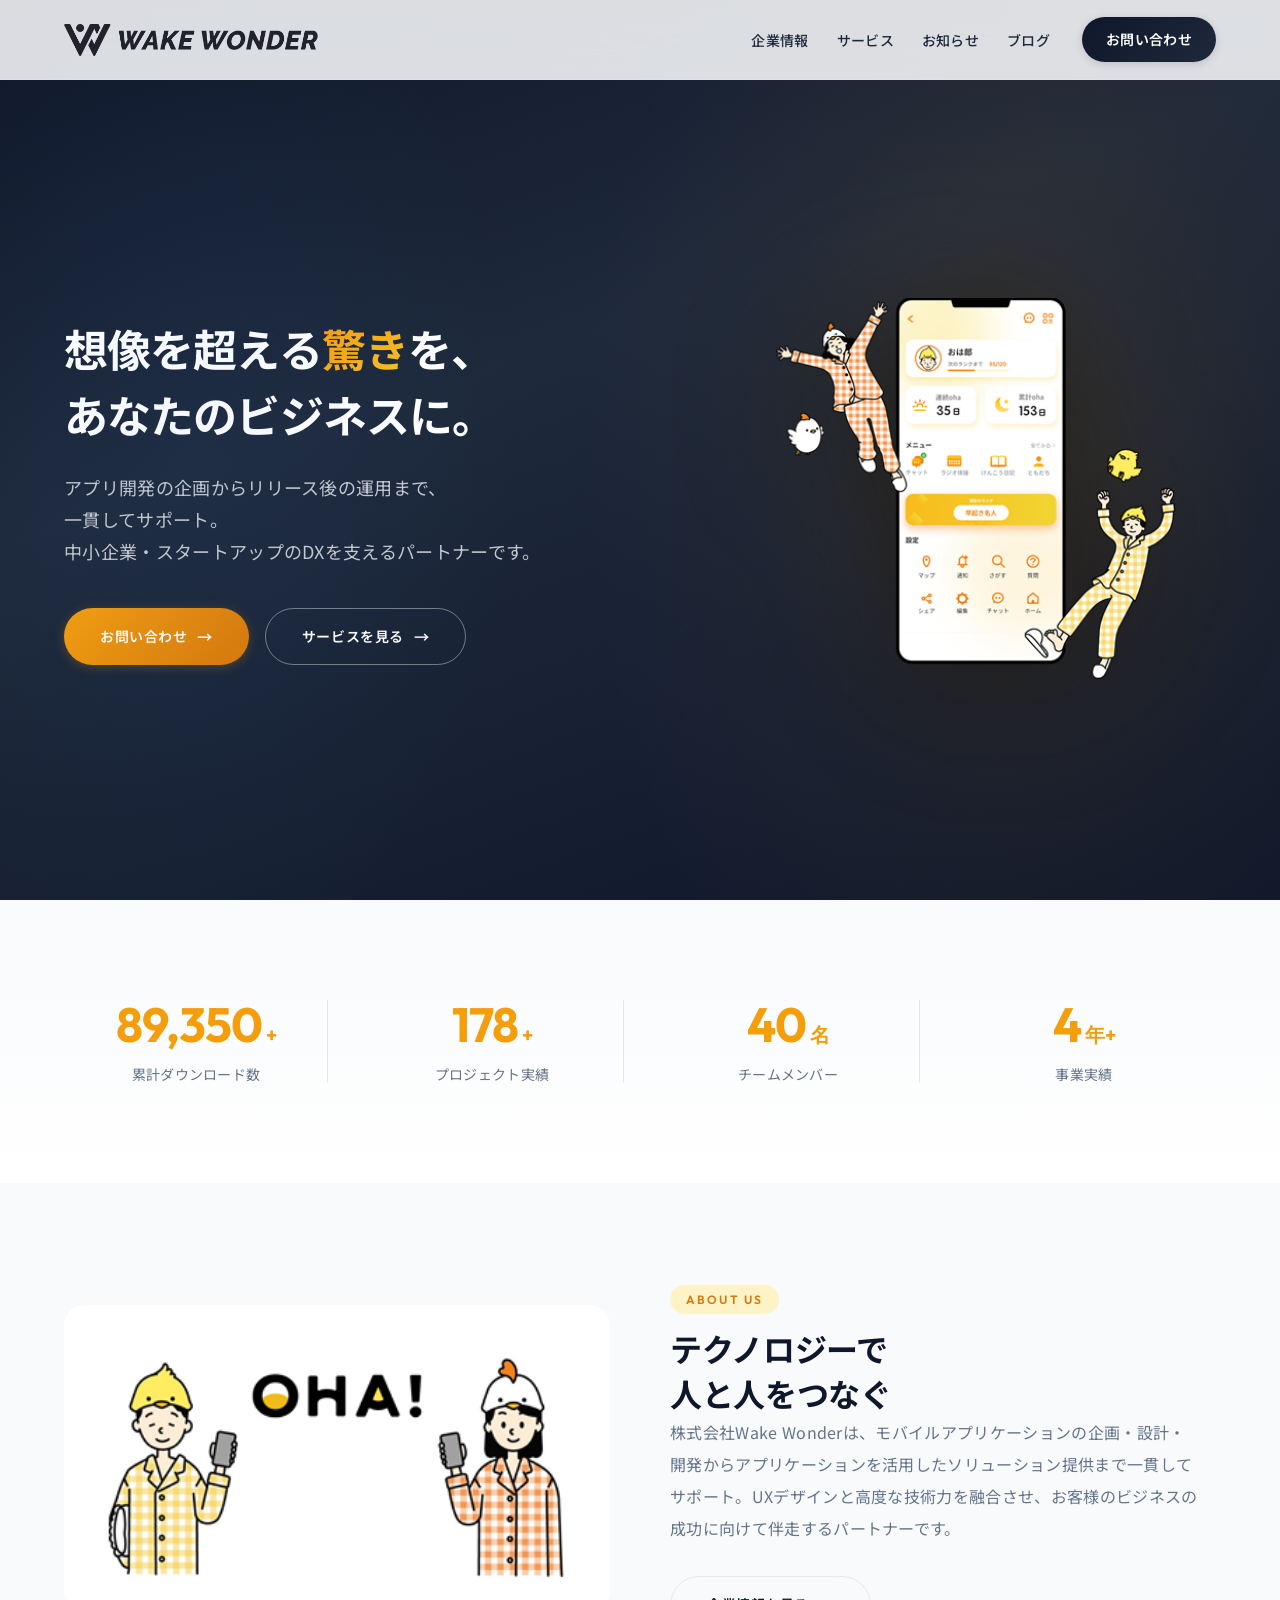
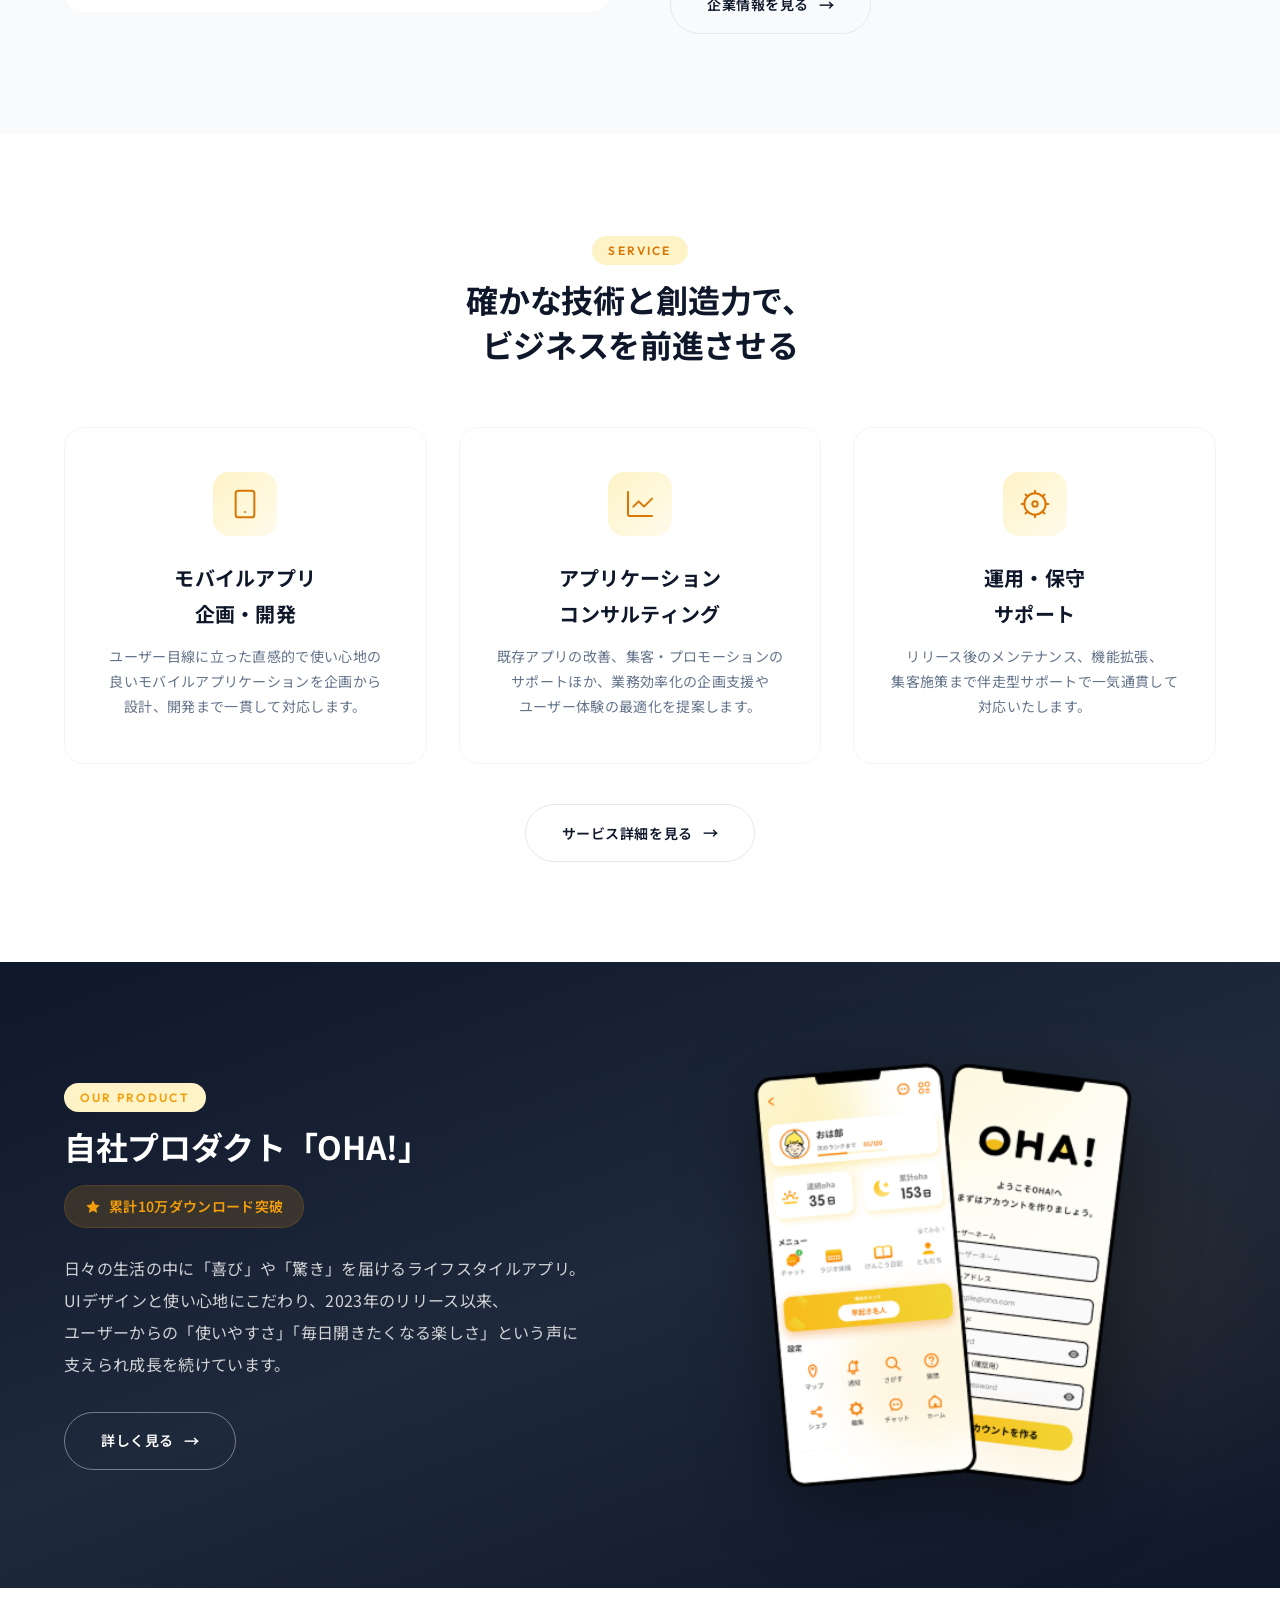
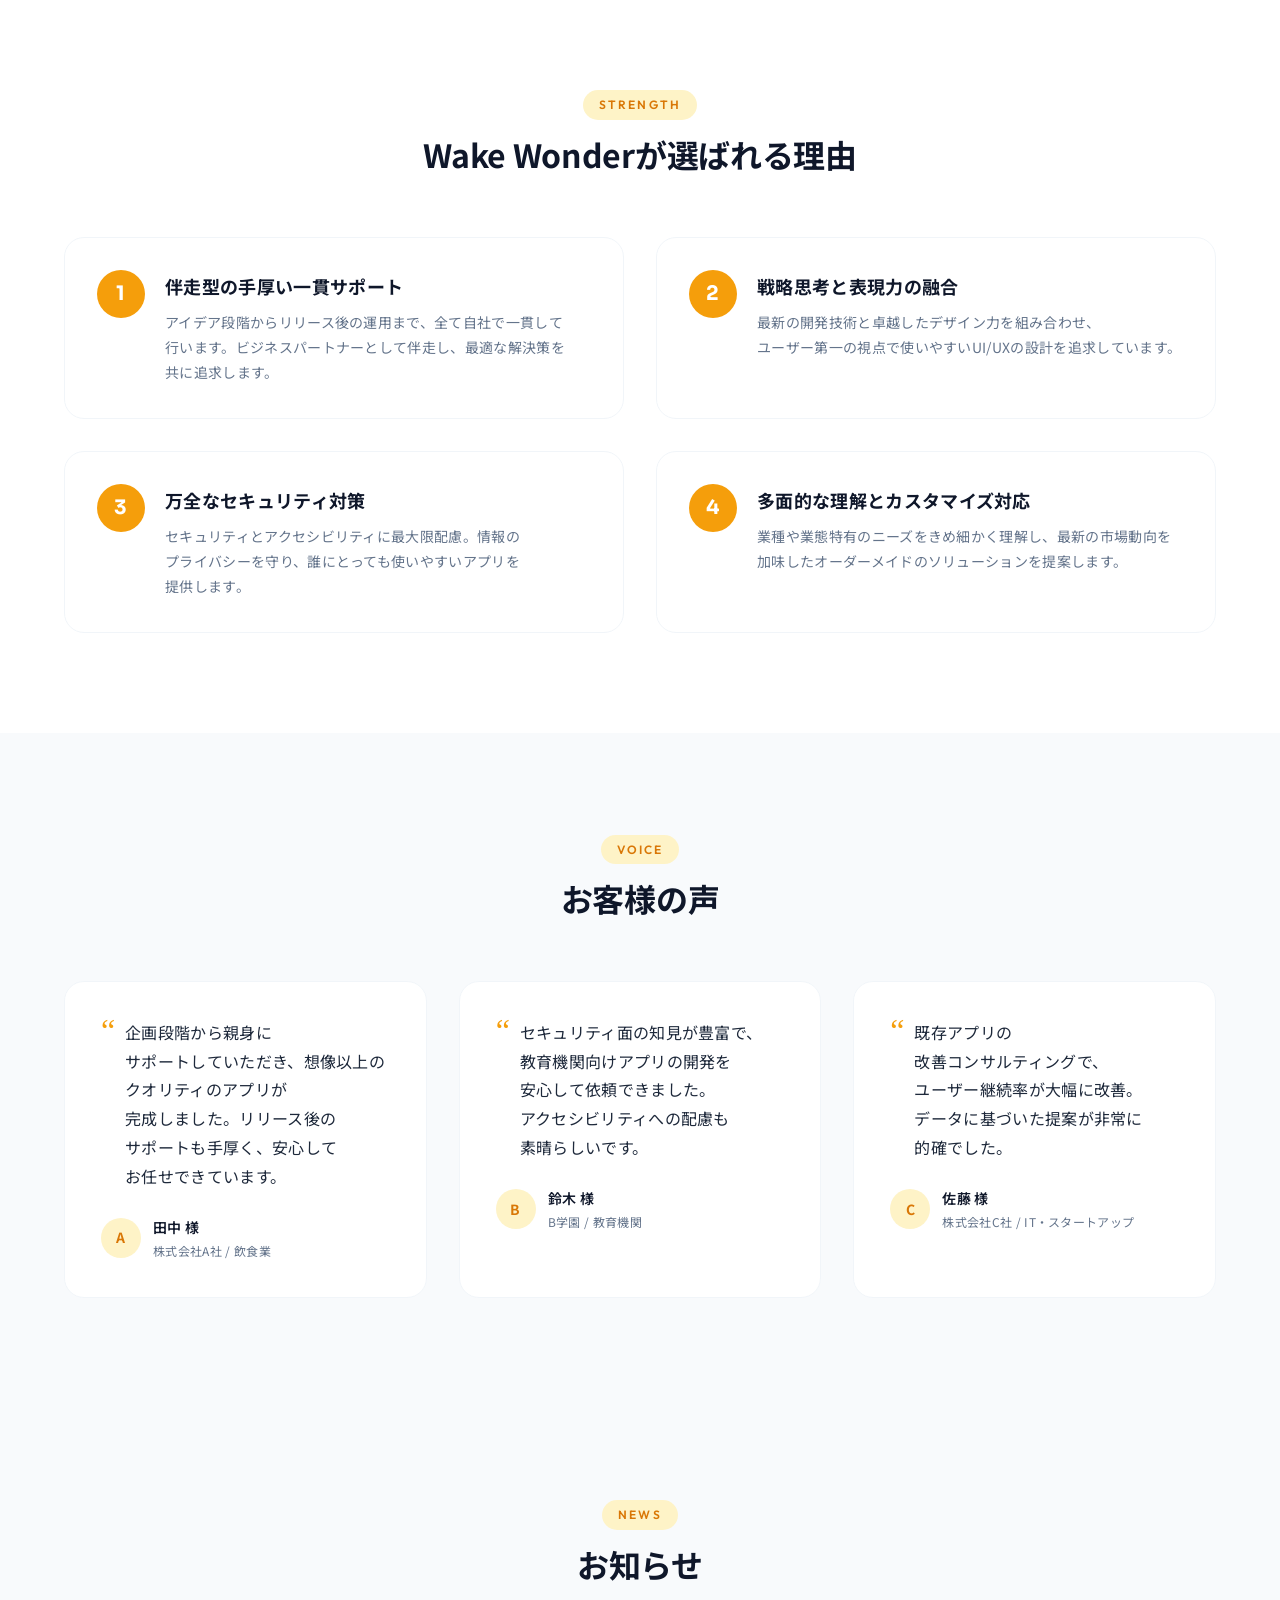
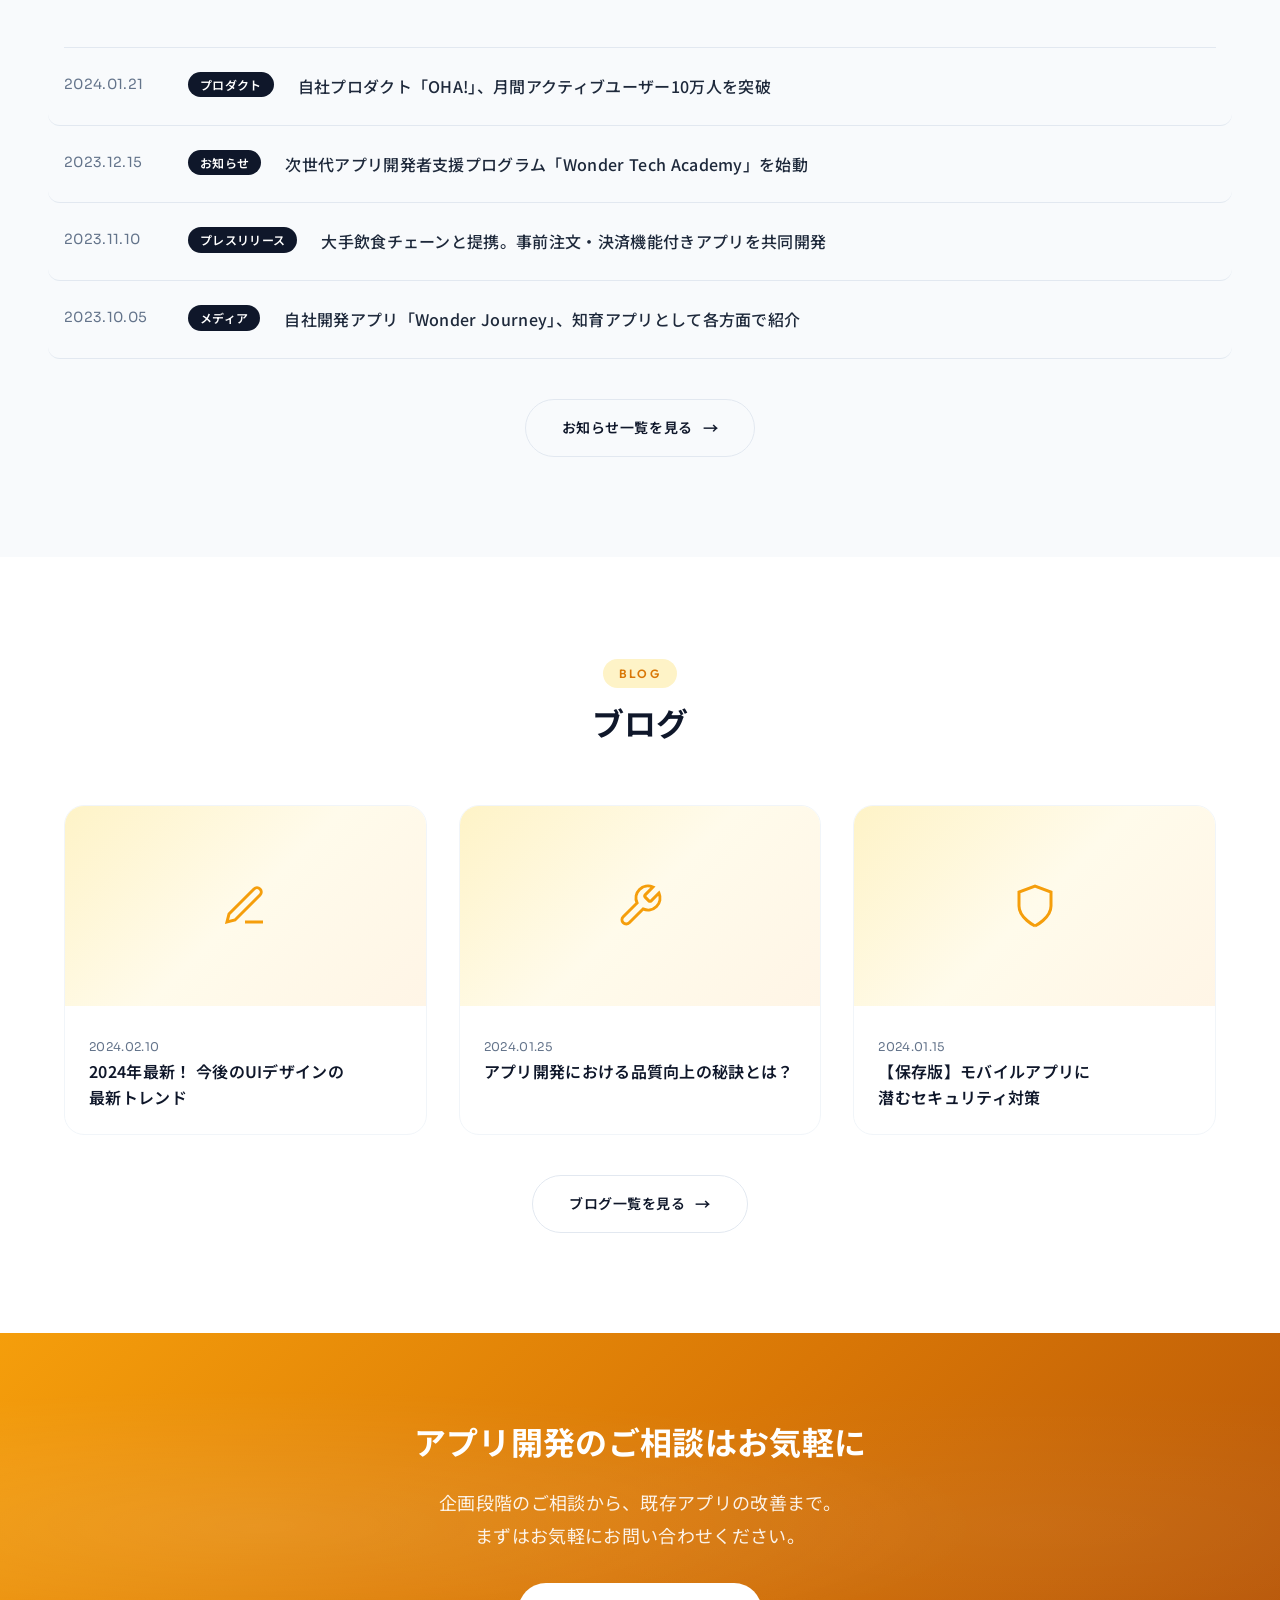
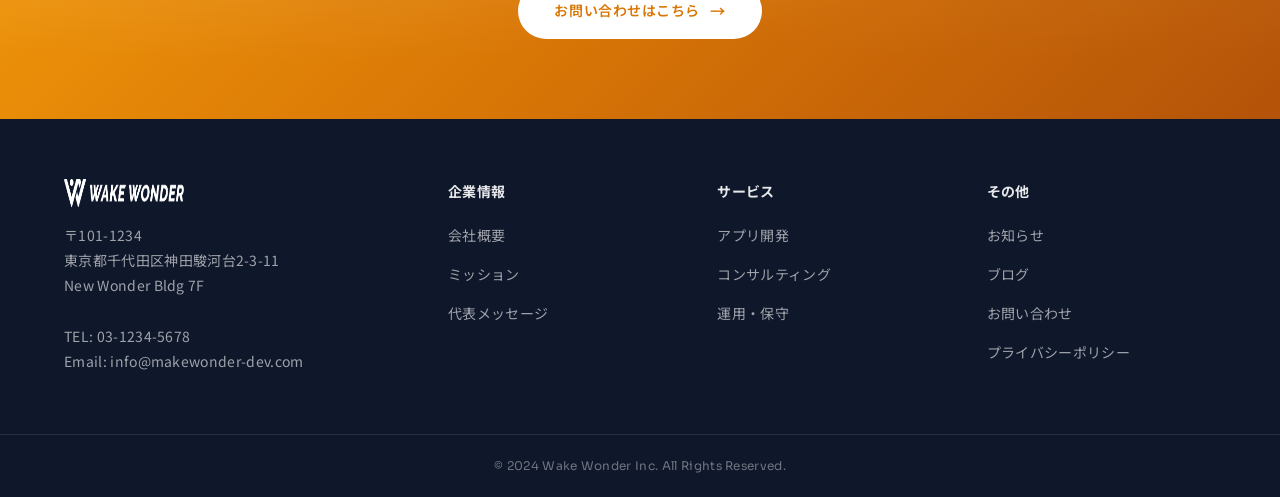
<file: index.html>
<!DOCTYPE html>
<html lang="ja">
<head>
  <meta charset="UTF-8">
  <meta name="viewport" content="width=device-width, initial-scale=1.0">
  <title>株式会社Wake Wonder | モバイルアプリの企画・開発・運用</title>
  <meta name="description" content="株式会社Wake Wonderは、UXデザインと高度な技術力を融合させ、モバイルアプリケーションの企画・開発・運用を一貫して提供します。">
  <link rel="preconnect" href="https://fonts.googleapis.com">
  <link rel="preconnect" href="https://fonts.gstatic.com" crossorigin>
  <link href="https://fonts.googleapis.com/css2?family=Outfit:wght@400;600;700&family=Sora:wght@400;600;700&family=Noto+Sans+JP:wght@400;500;700&display=swap" rel="stylesheet">
  <link rel="stylesheet" href="css/style.css">
  <link rel="icon" href="images/favicon.svg" type="image/svg+xml">
  <meta property="og:title" content="株式会社Wake Wonder | モバイルアプリの企画・開発・運用">
  <meta property="og:description" content="UXデザインと高度な技術力を融合させたモバイルアプリ開発で、ビジネスの成長と人々の暮らしに新しい価値を届けます。">
  <meta property="og:type" content="website">
  <meta property="og:image" content="images/og-image.png">
  <meta name="twitter:card" content="summary_large_image">
  <link rel="canonical" href="https://www.wakewonder.com/">
  <script type="application/ld+json">
  {
    "@context": "https://schema.org",
    "@type": "Organization",
    "name": "株式会社Wake Wonder",
    "url": "https://www.wakewonder.com",
    "logo": "https://www.wakewonder.com/images/logo.png",
    "address": {
      "@type": "PostalAddress",
      "streetAddress": "神田駿河台2-3-11 New Wonder Bldg 7F",
      "addressLocality": "千代田区",
      "addressRegion": "東京都",
      "postalCode": "101-1234",
      "addressCountry": "JP"
    },
    "telephone": "03-1234-5678",
    "email": "info@makewonder-dev.com",
    "foundingDate": "2018-04",
    "numberOfEmployees": "45"
  }
  </script>
</head>
<body>
  <div class="loading" id="loading"><div class="loading-spinner"></div></div>
  <a href="#main-content" class="skip-link">メインコンテンツへスキップ</a>

  <!-- Header -->
  <header class="header" id="header">
    <div class="header-inner">
      <a href="index.html" class="header-logo">
        <img src="images/logo.png" alt="Wake Wonder" width="120" height="32">
      </a>
      <nav class="header-nav" aria-label="メインナビゲーション">
        <ul class="header-nav__list">
          <li><a href="about.html" class="header-nav__link">企業情報</a></li>
          <li><a href="service.html" class="header-nav__link">サービス</a></li>
          <li><a href="news.html" class="header-nav__link">お知らせ</a></li>
          <li><a href="blog.html" class="header-nav__link">ブログ</a></li>
        </ul>
        <a href="contact.html" class="header-nav__contact">お問い合わせ</a>
      </nav>
      <button class="hamburger" id="hamburger" aria-label="メニューを開く" aria-expanded="false">
        <span></span>
        <span></span>
        <span></span>
      </button>
    </div>
  </header>

  <!-- Mobile Nav -->
  <div class="mobile-overlay" id="mobileOverlay"></div>
  <nav class="mobile-nav" id="mobileNav" role="navigation" aria-label="モバイルナビゲーション">
    <ul class="mobile-nav__list">
      <li><a href="index.html" class="mobile-nav__link">ホーム</a></li>
      <li><a href="about.html" class="mobile-nav__link">企業情報</a></li>
      <li><a href="service.html" class="mobile-nav__link">サービス</a></li>
      <li><a href="news.html" class="mobile-nav__link">お知らせ</a></li>
      <li><a href="blog.html" class="mobile-nav__link">ブログ</a></li>
    </ul>
    <a href="contact.html" class="mobile-nav__contact">お問い合わせ</a>
  </nav>

  <main id="main-content">
    <!-- Hero -->
    <section class="hero">
      <div class="hero-pattern"></div>
      <div class="hero-inner">
        <div class="hero-content">
          <h1 class="hero-catchcopy">
            想像を超える<span class="accent">驚き</span>を、<br>あなたのビジネスに。
          </h1>
          <p class="hero-description">
            アプリ開発の企画からリリース後の運用まで、<br>一貫してサポート。<br class="pc-only">中小企業・スタートアップの<br class="sp-only">DXを支えるパートナーです。
          </p>
          <div class="hero-buttons">
            <a href="contact.html" class="btn btn-primary btn-arrow">お問い合わせ</a>
            <a href="service.html" class="btn btn-outline btn-outline--white btn-arrow">サービスを見る</a>
          </div>
        </div>
        <div class="hero-visual">
          <img src="images/oha-app-screen.png" alt="OHA! アプリ画面" width="400" height="600" loading="eager">
        </div>
      </div>
    </section>

    <!-- Numbers Section -->
    <section class="numbers" aria-label="実績">
      <div class="container">
        <div class="numbers-grid fade-in">
          <div class="numbers-item">
            <div class="numbers-item__value" data-count="100000">0<span class="unit">+</span></div>
            <div class="numbers-item__label">累計ダウンロード数</div>
          </div>
          <div class="numbers-item">
            <div class="numbers-item__value" data-count="200">0<span class="unit">+</span></div>
            <div class="numbers-item__label">プロジェクト実績</div>
          </div>
          <div class="numbers-item">
            <div class="numbers-item__value" data-count="45">0<span class="unit">名</span></div>
            <div class="numbers-item__label">チームメンバー</div>
          </div>
          <div class="numbers-item">
            <div class="numbers-item__value" data-count="5">0<span class="unit">年+</span></div>
            <div class="numbers-item__label">事業実績</div>
          </div>
        </div>
      </div>
    </section>

    <!-- About Section -->
    <section class="section about-top" id="about">
      <div class="container">
        <div class="about-top__inner fade-in">
          <div class="about-top__image">
            <img src="images/oha-characters.png" alt="Wake Wonderチーム" width="560" height="400" loading="lazy">
          </div>
          <div class="about-top__content">
            <span class="section-label">About Us</span>
            <h2 class="section-title">テクノロジーで<br>人と人をつなぐ</h2>
            <p class="about-top__text">
              株式会社Wake Wonderは、モバイルアプリケーションの企画・設計・開発からアプリケーションを活用したソリューション提供まで一貫してサポート。UXデザインと高度な技術力を融合させ、お客様のビジネスの成功に向けて伴走するパートナーです。
            </p>
            <a href="about.html" class="btn btn-outline btn-arrow">企業情報を見る</a>
          </div>
        </div>
      </div>
    </section>

    <!-- Service Section -->
    <section class="section" id="service">
      <div class="container">
        <div class="section-header fade-in">
          <span class="section-label">Service</span>
          <h2 class="section-title">確かな技術と創造力で、<br>ビジネスを前進させる</h2>
        </div>
        <div class="service-cards fade-in">
          <div class="service-card">
            <div class="service-card__icon">
              <svg viewBox="0 0 24 24"><rect x="5" y="2" width="14" height="20" rx="2"/><line x1="12" y1="18" x2="12" y2="18.01"/></svg>
            </div>
            <h3 class="service-card__title">モバイルアプリ<br>企画・開発</h3>
            <p class="service-card__text">ユーザー目線に立った直感的で使い心地の良いモバイルアプリケーションを企画から設計、開発まで一貫して対応します。</p>
          </div>
          <div class="service-card">
            <div class="service-card__icon">
              <svg viewBox="0 0 24 24"><path d="M21 21H4.6c-.56 0-.84 0-1.05-.11a1 1 0 0 1-.44-.44C3 20.24 3 19.96 3 19.4V3"/><path d="m7 14 4-4 4 4 6-6"/></svg>
            </div>
            <h3 class="service-card__title">アプリケーション<br>コンサルティング</h3>
            <p class="service-card__text">既存アプリの改善、集客・プロモーションのサポートほか、業務効率化の企画支援やユーザー体験の最適化を提案します。</p>
          </div>
          <div class="service-card">
            <div class="service-card__icon">
              <svg viewBox="0 0 24 24"><path d="M12 20a8 8 0 1 0 0-16 8 8 0 0 0 0 16Z"/><path d="M12 14a2 2 0 1 0 0-4 2 2 0 0 0 0 4Z"/><path d="M12 2v2"/><path d="M12 20v2"/><path d="m4.93 4.93 1.41 1.41"/><path d="m17.66 17.66 1.41 1.41"/><path d="M2 12h2"/><path d="M20 12h2"/><path d="m6.34 17.66-1.41 1.41"/><path d="m19.07 4.93-1.41 1.41"/></svg>
            </div>
            <h3 class="service-card__title">運用・保守<br>サポート</h3>
            <p class="service-card__text">リリース後のメンテナンス、機能拡張、集客施策まで伴走型サポートで一気通貫して対応いたします。</p>
          </div>
        </div>
        <div class="page-cta fade-in">
          <a href="service.html" class="btn btn-outline btn-arrow">サービス詳細を見る</a>
        </div>
      </div>
    </section>

    <!-- Product Section (OHAI) -->
    <section class="section product" id="product">
      <div class="container">
        <div class="product-inner fade-in">
          <div class="product-content">
            <span class="section-label">Our Product</span>
            <h2 class="section-title section-title--white">自社プロダクト「OHA!」</h2>
            <div class="product-badge"><svg width="16" height="16" viewBox="0 0 24 24" fill="currentColor"><polygon points="12 2 15.09 8.26 22 9.27 17 14.14 18.18 21.02 12 17.77 5.82 21.02 7 14.14 2 9.27 8.91 8.26"/></svg> 累計10万ダウンロード突破</div>
            <p class="product-description">
              日々の生活の中に「喜び」や「驚き」を届けるライフスタイルアプリ。UIデザインと使い心地にこだわり、2023年のリリース以来、ユーザーからの「使いやすさ」「毎日開きたくなる楽しさ」という声に支えられ成長を続けています。
            </p>
            <a href="service.html" class="btn btn-outline btn-outline--white btn-arrow">詳しく見る</a>
          </div>
          <div class="product-visual">
            <img src="images/oha-app-screens.png" alt="OHA! アプリスクリーン" width="380" height="400" loading="lazy">
          </div>
        </div>
      </div>
    </section>

    <!-- Strength Section -->
    <section class="section" id="strength">
      <div class="container">
        <div class="section-header fade-in">
          <span class="section-label">Strength</span>
          <h2 class="section-title">Wake Wonderが選ばれる理由</h2>
        </div>
        <div class="strength-list fade-in">
          <div class="strength-item">
            <div class="strength-item__number">1</div>
            <div>
              <h3 class="strength-item__title">伴走型の手厚い<br class="sp-only">一貫サポート</h3>
              <p class="strength-item__text">アイデア段階からリリース後の運用まで、全て自社で一貫して行います。ビジネスパートナーとして伴走し、最適な解決策を共に追求します。</p>
            </div>
          </div>
          <div class="strength-item">
            <div class="strength-item__number">2</div>
            <div>
              <h3 class="strength-item__title">戦略思考と表現力の融合</h3>
              <p class="strength-item__text">最新の開発技術と卓越したデザイン力を組み合わせ、ユーザー第一の視点で使いやすいUI/UXの設計を追求しています。</p>
            </div>
          </div>
          <div class="strength-item">
            <div class="strength-item__number">3</div>
            <div>
              <h3 class="strength-item__title">万全なセキュリティ対策</h3>
              <p class="strength-item__text">セキュリティとアクセシビリティに最大限配慮。情報のプライバシーを守り、誰にとっても使いやすいアプリを提供します。</p>
            </div>
          </div>
          <div class="strength-item">
            <div class="strength-item__number">4</div>
            <div>
              <h3 class="strength-item__title">多面的な理解と<br class="sp-only">カスタマイズ対応</h3>
              <p class="strength-item__text">業種や業態特有のニーズをきめ細かく理解し、最新の市場動向を加味したオーダーメイドのソリューションを提案します。</p>
            </div>
          </div>
        </div>
      </div>
    </section>

    <!-- Testimonials Section -->
    <section class="section testimonials" aria-label="お客様の声">
      <div class="container">
        <div class="section-header fade-in">
          <span class="section-label">Voice</span>
          <h2 class="section-title">お客様の声</h2>
        </div>
        <div class="testimonial-grid fade-in">
          <div class="testimonial-card">
            <p class="testimonial-card__quote">企画段階から親身にサポートしていただき、想像以上のクオリティのアプリが完成しました。リリース後のサポートも手厚く、安心してお任せできています。</p>
            <div class="testimonial-card__author">
              <div class="testimonial-card__avatar">A</div>
              <div>
                <div class="testimonial-card__name">田中 様</div>
                <div class="testimonial-card__company">株式会社A社 / 飲食業</div>
              </div>
            </div>
          </div>
          <div class="testimonial-card">
            <p class="testimonial-card__quote">セキュリティ面の知見が豊富で、教育機関向けアプリの開発を安心して依頼できました。アクセシビリティへの配慮も素晴らしいです。</p>
            <div class="testimonial-card__author">
              <div class="testimonial-card__avatar">B</div>
              <div>
                <div class="testimonial-card__name">鈴木 様</div>
                <div class="testimonial-card__company">B学園 / 教育機関</div>
              </div>
            </div>
          </div>
          <div class="testimonial-card">
            <p class="testimonial-card__quote">既存アプリの改善コンサルティングで、ユーザー継続率が大幅に改善。データに基づいた提案が非常に的確でした。</p>
            <div class="testimonial-card__author">
              <div class="testimonial-card__avatar">C</div>
              <div>
                <div class="testimonial-card__name">佐藤 様</div>
                <div class="testimonial-card__company">株式会社C社 / IT・スタートアップ</div>
              </div>
            </div>
          </div>
        </div>
      </div>
    </section>

    <!-- News Section -->
    <section class="section section--bg-light" id="news">
      <div class="container">
        <div class="section-header fade-in">
          <span class="section-label">News</span>
          <h2 class="section-title">お知らせ</h2>
        </div>
        <div class="news-list fade-in">
          <a href="#" class="news-item">
            <time class="news-item__date" datetime="2024-01-21">2024.01.21</time>
            <span class="news-item__tag">プロダクト</span>
            <span class="news-item__title">自社プロダクト「OHA!」、月間アクティブユーザー10万人を突破</span>
          </a>
          <a href="#" class="news-item">
            <time class="news-item__date" datetime="2023-12-15">2023.12.15</time>
            <span class="news-item__tag">お知らせ</span>
            <span class="news-item__title">次世代アプリ開発者支援プログラム「Wonder Tech Academy」を始動</span>
          </a>
          <a href="#" class="news-item">
            <time class="news-item__date" datetime="2023-11-10">2023.11.10</time>
            <span class="news-item__tag">プレスリリース</span>
            <span class="news-item__title">大手飲食チェーンと提携。事前注文・決済機能付きアプリを共同開発</span>
          </a>
          <a href="#" class="news-item">
            <time class="news-item__date" datetime="2023-10-05">2023.10.05</time>
            <span class="news-item__tag">メディア</span>
            <span class="news-item__title">自社開発アプリ「Wonder Journey」、知育アプリとして各方面で紹介</span>
          </a>
        </div>
        <div class="page-cta fade-in">
          <a href="news.html" class="btn btn-outline btn-arrow">お知らせ一覧を見る</a>
        </div>
      </div>
    </section>

    <!-- Blog Section -->
    <section class="section" id="blog">
      <div class="container">
        <div class="section-header fade-in">
          <span class="section-label">Blog</span>
          <h2 class="section-title">ブログ</h2>
        </div>
        <div class="blog-grid fade-in">
          <a href="#" class="blog-card">
            <div class="blog-card__thumb">
              <div class="blog-card__thumb-placeholder"><svg viewBox="0 0 24 24"><path d="M12 20h9"/><path d="M16.5 3.5a2.12 2.12 0 0 1 3 3L7 19l-4 1 1-4Z"/></svg></div>
            </div>
            <div class="blog-card__body">
              <time class="blog-card__date" datetime="2024-02-10">2024.02.10</time>
              <h3 class="blog-card__title">2024年最新！ 今後のUIデザインの最新トレンド</h3>
            </div>
          </a>
          <a href="#" class="blog-card">
            <div class="blog-card__thumb">
              <div class="blog-card__thumb-placeholder"><svg viewBox="0 0 24 24"><path d="M14.7 6.3a1 1 0 0 0 0 1.4l1.6 1.6a1 1 0 0 0 1.4 0l3.77-3.77a6 6 0 0 1-7.94 7.94l-6.91 6.91a2.12 2.12 0 0 1-3-3l6.91-6.91a6 6 0 0 1 7.94-7.94l-3.76 3.76Z"/></svg></div>
            </div>
            <div class="blog-card__body">
              <time class="blog-card__date" datetime="2024-01-25">2024.01.25</time>
              <h3 class="blog-card__title">アプリ開発における品質向上の秘訣とは？</h3>
            </div>
          </a>
          <a href="#" class="blog-card">
            <div class="blog-card__thumb">
              <div class="blog-card__thumb-placeholder"><svg viewBox="0 0 24 24"><path d="M12 22s8-4 8-10V5l-8-3-8 3v7c0 6 8 10 8 10"/></svg></div>
            </div>
            <div class="blog-card__body">
              <time class="blog-card__date" datetime="2024-01-15">2024.01.15</time>
              <h3 class="blog-card__title">【保存版】モバイルアプリに潜むセキュリティ対策</h3>
            </div>
          </a>
        </div>
        <div class="page-cta fade-in">
          <a href="blog.html" class="btn btn-outline btn-arrow">ブログ一覧を見る</a>
        </div>
      </div>
    </section>

    <!-- CTA -->
    <section class="cta">
      <div class="container fade-in">
        <h2 class="cta__title">アプリ開発の<br class="sp-only">ご相談はお気軽に</h2>
        <p class="cta__text">企画段階のご相談から、既存アプリの改善まで。<br>まずはお気軽にお問い合わせください。</p>
        <a href="contact.html" class="btn btn-arrow">お問い合わせはこちら</a>
      </div>
    </section>
  </main>

  <!-- Footer -->
  <footer class="footer" aria-label="フッターナビゲーション">
    <div class="footer-inner">
      <div class="footer-brand">
        <div class="footer-brand__logo">
          <img src="images/logo.png" alt="Wake Wonder" width="120" height="32">
        </div>
        <p class="footer-brand__address">
          〒101-1234<br>
          東京都千代田区神田駿河台2-3-11<br>
          New Wonder Bldg 7F<br><br>
          TEL: 03-1234-5678<br>
          Email: info@makewonder-dev.com
        </p>
      </div>
      <div class="footer-nav">
        <h3 class="footer-nav__title">企業情報</h3>
        <ul class="footer-nav__list">
          <li><a href="about.html" class="footer-nav__link">会社概要</a></li>
          <li><a href="about.html#mission" class="footer-nav__link">ミッション</a></li>
          <li><a href="about.html#message" class="footer-nav__link">代表メッセージ</a></li>
        </ul>
      </div>
      <div class="footer-nav">
        <h3 class="footer-nav__title">サービス</h3>
        <ul class="footer-nav__list">
          <li><a href="service.html" class="footer-nav__link">アプリ開発</a></li>
          <li><a href="service.html" class="footer-nav__link">コンサルティング</a></li>
          <li><a href="service.html" class="footer-nav__link">運用・保守</a></li>
        </ul>
      </div>
      <div class="footer-nav">
        <h3 class="footer-nav__title">その他</h3>
        <ul class="footer-nav__list">
          <li><a href="news.html" class="footer-nav__link">お知らせ</a></li>
          <li><a href="blog.html" class="footer-nav__link">ブログ</a></li>
          <li><a href="contact.html" class="footer-nav__link">お問い合わせ</a></li>
          <li><a href="privacy.html" class="footer-nav__link">プライバシーポリシー</a></li>
        </ul>
      </div>
    </div>
    <div class="footer-bottom">
      <p class="footer-bottom__text">&copy; 2024 Wake Wonder Inc. All Rights Reserved.</p>
    </div>
  </footer>

  <button class="page-top" id="pageTop" aria-label="ページトップへ戻る">
    <svg width="20" height="20" viewBox="0 0 24 24" fill="none" stroke="currentColor" stroke-width="2.5" stroke-linecap="round" stroke-linejoin="round"><path d="m18 15-6-6-6 6"/></svg>
  </button>

  <script src="js/main.js"></script>
</body>
</html>
</file>
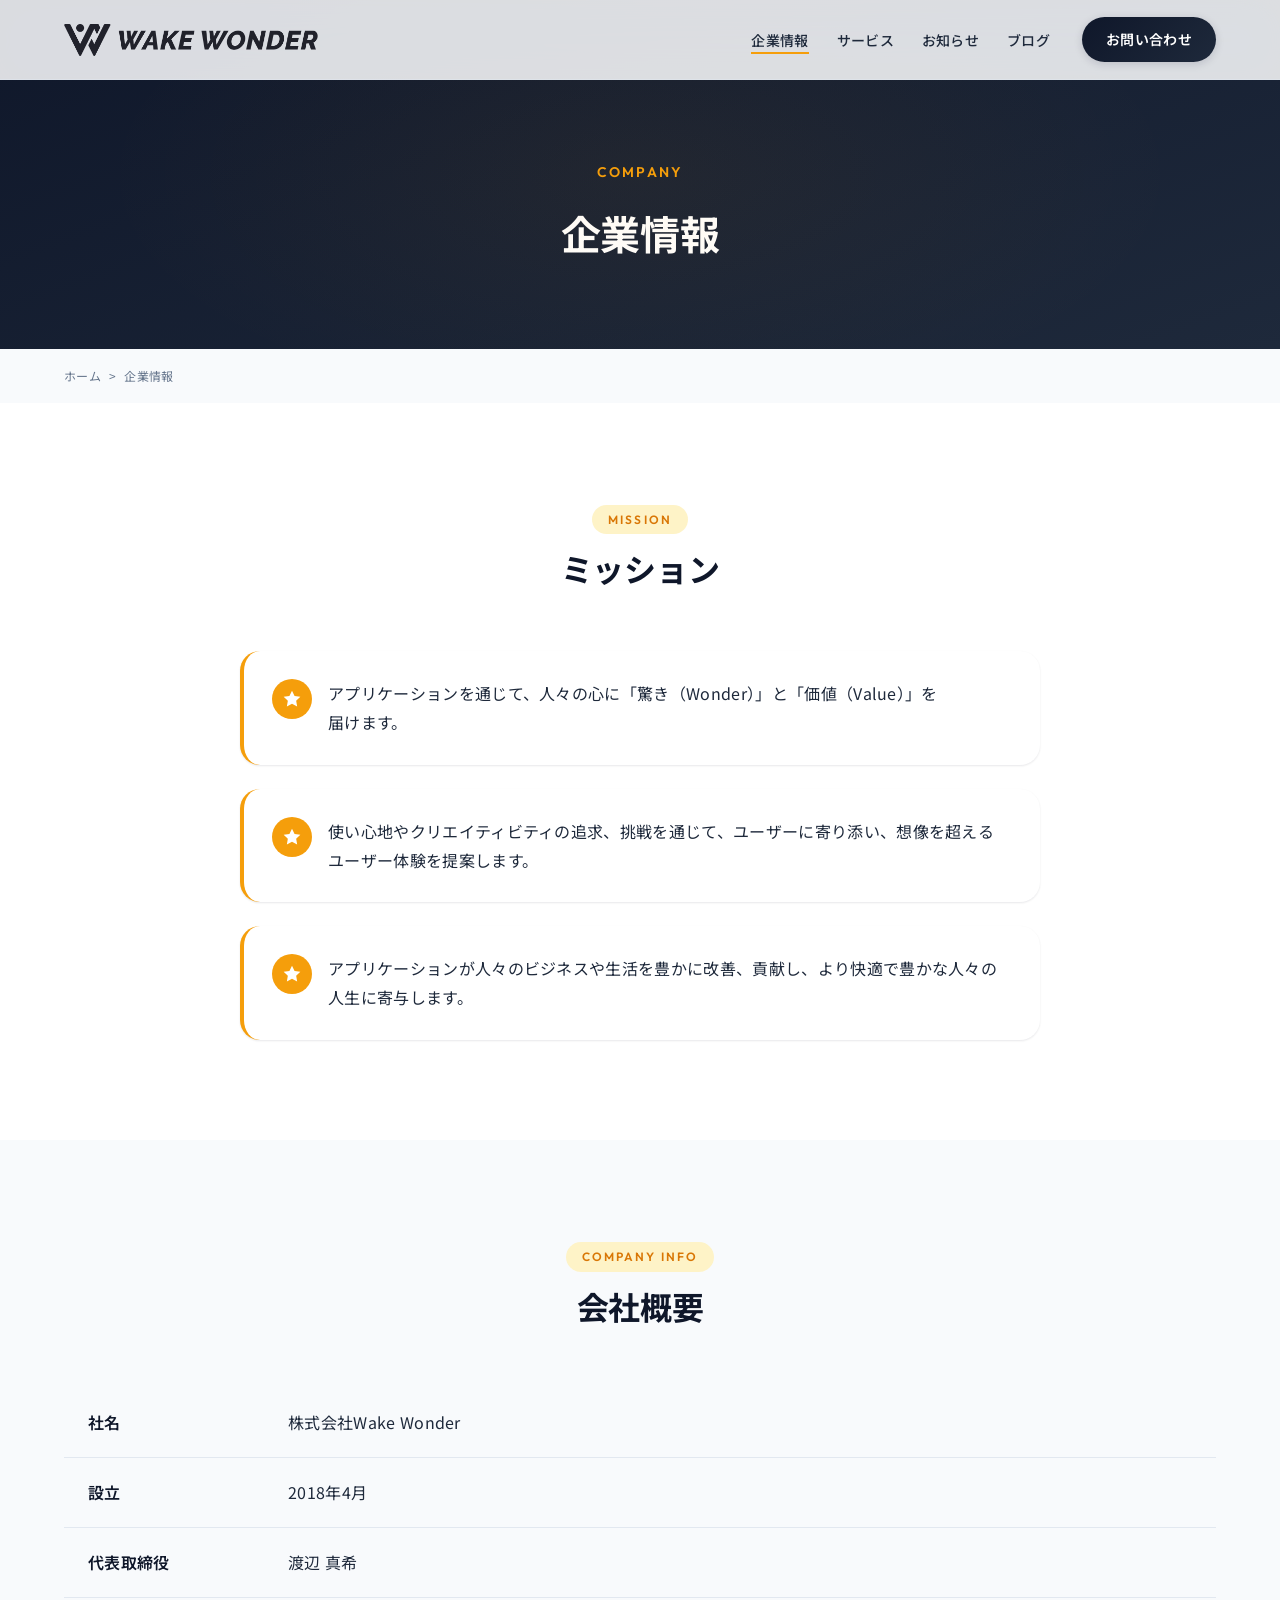
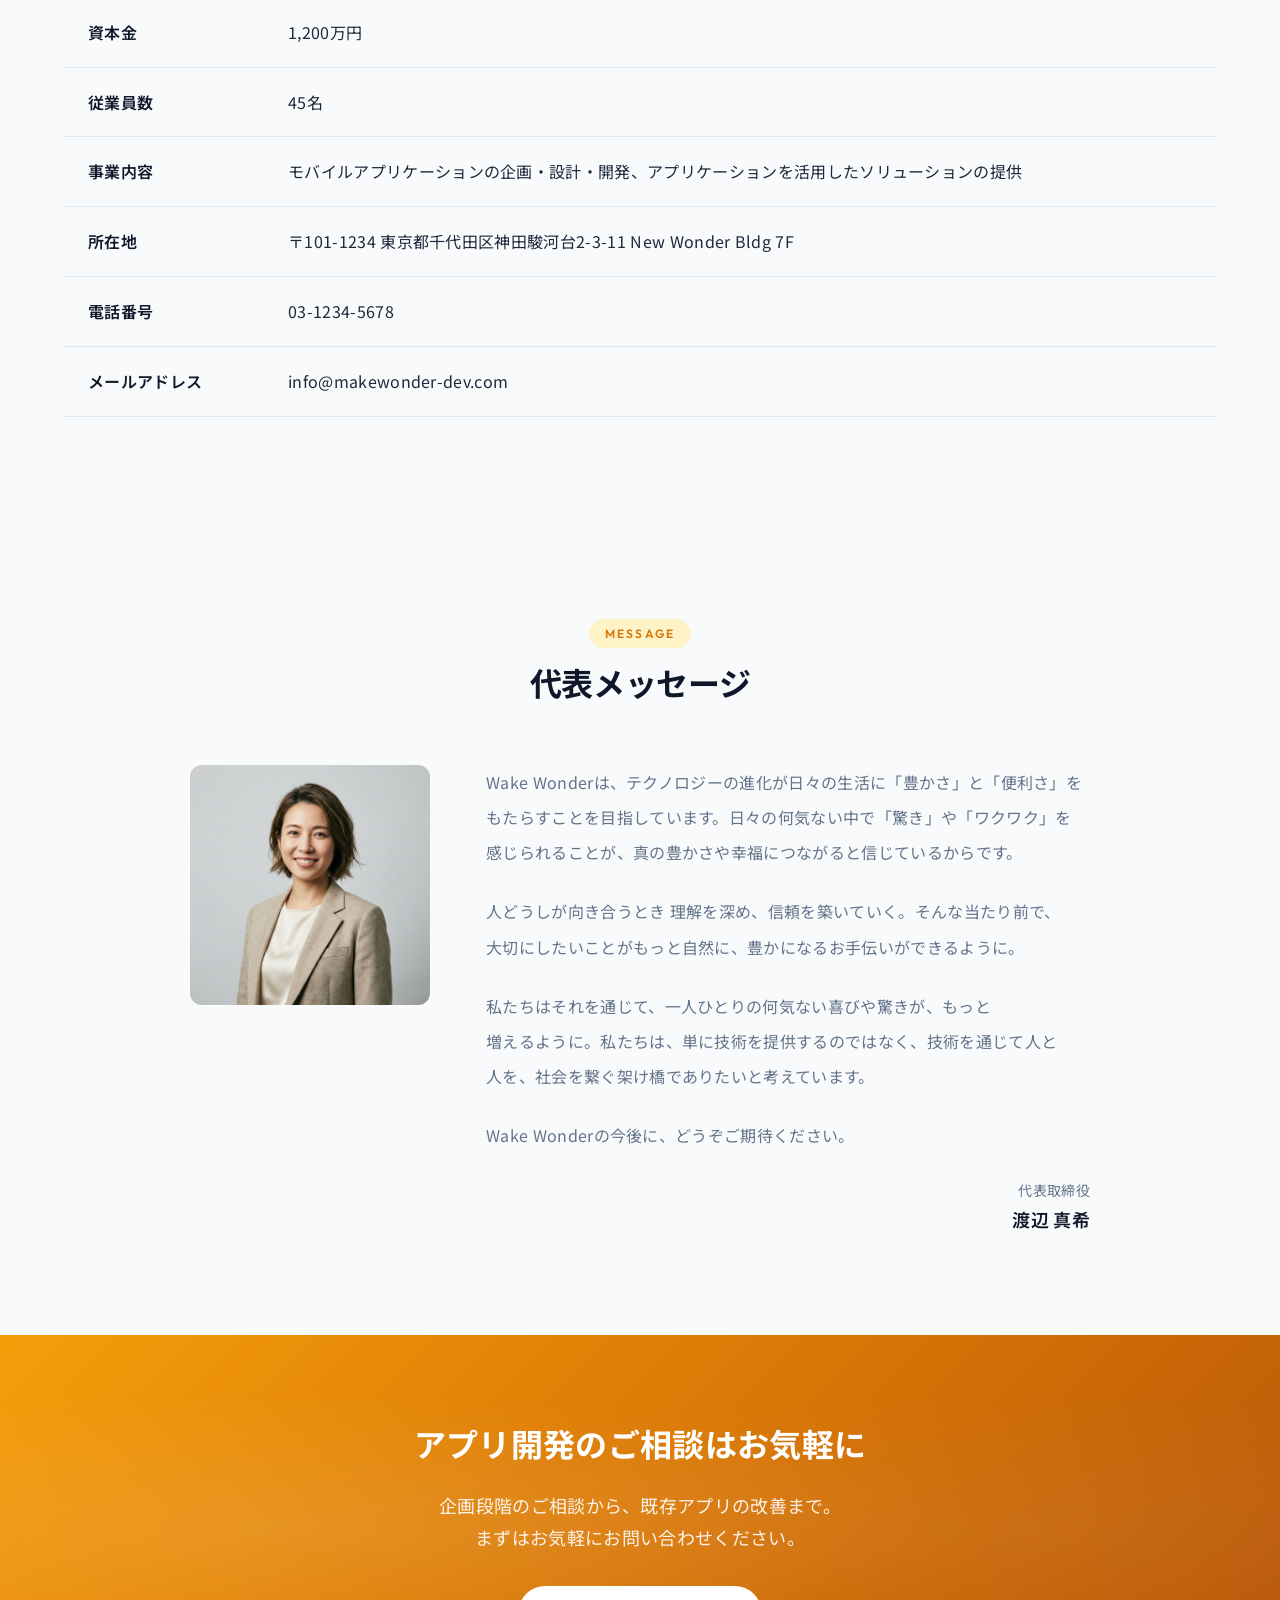
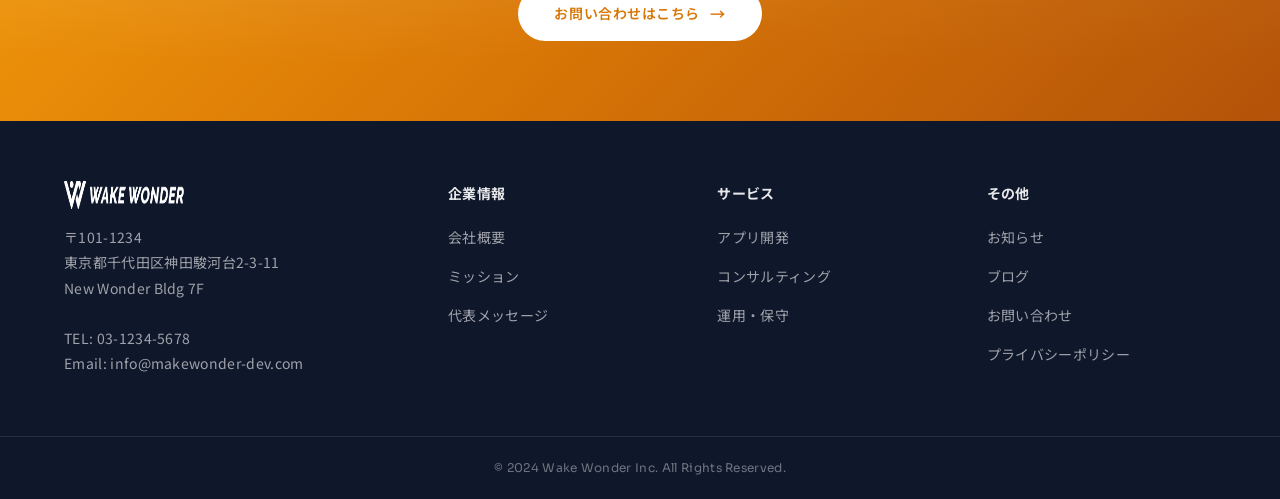
<file: about.html>
<!DOCTYPE html>
<html lang="ja">
<head>
  <meta charset="UTF-8">
  <meta name="viewport" content="width=device-width, initial-scale=1.0">
  <title>企業情報 | 株式会社Wake Wonder</title>
  <meta name="description" content="株式会社Wake Wonderの企業情報。ミッション、会社概要、代表メッセージをご紹介します。">
  <link rel="preconnect" href="https://fonts.googleapis.com">
  <link rel="preconnect" href="https://fonts.gstatic.com" crossorigin>
  <link href="https://fonts.googleapis.com/css2?family=Outfit:wght@400;600;700&family=Sora:wght@400;600;700&family=Noto+Sans+JP:wght@400;500;700&display=swap" rel="stylesheet">
  <link rel="stylesheet" href="css/style.css">
  <link rel="icon" href="images/favicon.svg" type="image/svg+xml">
  <meta property="og:title" content="企業情報 | 株式会社Wake Wonder">
  <meta property="og:description" content="株式会社Wake Wonderの企業情報。ミッション、会社概要、代表メッセージをご紹介します。">
  <meta property="og:type" content="website">
  <meta property="og:image" content="images/og-image.png">
  <meta name="twitter:card" content="summary_large_image">
</head>
<body>
  <div class="loading" id="loading"><div class="loading-spinner"></div></div>
  <a href="#main-content" class="skip-link">メインコンテンツへスキップ</a>
  <!-- Header -->
  <header class="header" id="header">
    <div class="header-inner">
      <a href="index.html" class="header-logo">
        <img src="images/logo.png" alt="Wake Wonder" width="120" height="32">
      </a>
      <nav class="header-nav" aria-label="メインナビゲーション">
        <ul class="header-nav__list">
          <li><a href="about.html" class="header-nav__link active">企業情報</a></li>
          <li><a href="service.html" class="header-nav__link">サービス</a></li>
          <li><a href="news.html" class="header-nav__link">お知らせ</a></li>
          <li><a href="blog.html" class="header-nav__link">ブログ</a></li>
        </ul>
        <a href="contact.html" class="header-nav__contact">お問い合わせ</a>
      </nav>
      <button class="hamburger" id="hamburger" aria-label="メニューを開く" aria-expanded="false">
        <span></span><span></span><span></span>
      </button>
    </div>
  </header>

  <!-- Mobile Nav -->
  <div class="mobile-overlay" id="mobileOverlay"></div>
  <nav class="mobile-nav" id="mobileNav" role="navigation" aria-label="モバイルナビゲーション">
    <ul class="mobile-nav__list">
      <li><a href="index.html" class="mobile-nav__link">ホーム</a></li>
      <li><a href="about.html" class="mobile-nav__link">企業情報</a></li>
      <li><a href="service.html" class="mobile-nav__link">サービス</a></li>
      <li><a href="news.html" class="mobile-nav__link">お知らせ</a></li>
      <li><a href="blog.html" class="mobile-nav__link">ブログ</a></li>
    </ul>
    <a href="contact.html" class="mobile-nav__contact">お問い合わせ</a>
  </nav>

  <main id="main-content">
    <!-- Page Header -->
    <section class="page-header">
      <span class="page-header__label">Company</span>
      <h1 class="page-header__title">企業情報</h1>
    </section>

    <!-- Breadcrumb -->
    <nav class="breadcrumb">
      <div class="container">
        <ol class="breadcrumb__list">
          <li><a href="index.html">ホーム</a></li>
          <li>企業情報</li>
        </ol>
      </div>
    </nav>

    <!-- Mission -->
    <section class="section" id="mission">
      <div class="container">
        <div class="section-header fade-in">
          <span class="section-label">Mission</span>
          <h2 class="section-title">ミッション</h2>
        </div>
        <div class="mission-list fade-in">
          <div class="mission-item">
            <div class="mission-item__icon"><svg viewBox="0 0 24 24" width="20" height="20" fill="currentColor"><polygon points="12 2 15.09 8.26 22 9.27 17 14.14 18.18 21.02 12 17.77 5.82 21.02 7 14.14 2 9.27 8.91 8.26"/></svg></div>
            <p class="mission-item__text">アプリケーションを通じて、人々の心に「驚き（Wonder）」と「価値（Value）」を届けます。</p>
          </div>
          <div class="mission-item">
            <div class="mission-item__icon"><svg viewBox="0 0 24 24" width="20" height="20" fill="currentColor"><polygon points="12 2 15.09 8.26 22 9.27 17 14.14 18.18 21.02 12 17.77 5.82 21.02 7 14.14 2 9.27 8.91 8.26"/></svg></div>
            <p class="mission-item__text">使い心地やクリエイティビティの追求、挑戦を通じて、ユーザーに寄り添い、想像を超えるユーザー体験を提案します。</p>
          </div>
          <div class="mission-item">
            <div class="mission-item__icon"><svg viewBox="0 0 24 24" width="20" height="20" fill="currentColor"><polygon points="12 2 15.09 8.26 22 9.27 17 14.14 18.18 21.02 12 17.77 5.82 21.02 7 14.14 2 9.27 8.91 8.26"/></svg></div>
            <p class="mission-item__text">アプリケーションが人々のビジネスや生活を豊かに改善、貢献し、より快適で豊かな人々の人生に寄与します。</p>
          </div>
        </div>
      </div>
    </section>

    <!-- Company Info -->
    <section class="section section--bg-light">
      <div class="container">
        <div class="section-header fade-in">
          <span class="section-label">Company Info</span>
          <h2 class="section-title">会社概要</h2>
        </div>
        <div class="fade-in">
          <table class="company-table">
            <tbody>
              <tr><th>社名</th><td>株式会社Wake Wonder</td></tr>
              <tr><th>設立</th><td>2018年4月</td></tr>
              <tr><th>代表取締役</th><td>渡辺 真希</td></tr>
              <tr><th>資本金</th><td>1,200万円</td></tr>
              <tr><th>従業員数</th><td>45名</td></tr>
              <tr><th>事業内容</th><td>モバイルアプリケーションの企画・設計・開発、アプリケーションを活用したソリューションの提供</td></tr>
              <tr><th>所在地</th><td>〒101-1234 東京都千代田区神田駿河台2-3-11 New Wonder Bldg 7F</td></tr>
              <tr><th>電話番号</th><td>03-1234-5678</td></tr>
              <tr><th>メールアドレス</th><td>info@makewonder-dev.com</td></tr>
            </tbody>
          </table>
        </div>
      </div>
    </section>

    <!-- CEO Message -->
    <section class="section message-section" id="message">
      <div class="container">
        <div class="section-header fade-in">
          <span class="section-label">Message</span>
          <h2 class="section-title">代表メッセージ</h2>
        </div>
        <div class="message-inner fade-in">
          <div class="message-photo">
            <img src="images/ceo-watanabe.jpg" alt="代表取締役 渡辺 真希" width="300" height="300" loading="lazy">
          </div>
          <div class="message-body">
            <p class="message-text">Wake Wonderは、テクノロジーの進化が日々の生活に「豊かさ」と「便利さ」をもたらすことを目指しています。日々の何気ない中で「驚き」や「ワクワク」を感じられることが、真の豊かさや幸福につながると信じているからです。</p>
            <p class="message-text">人どうしが向き合うとき 理解を深め、信頼を築いていく。そんな当たり前で、大切にしたいことがもっと自然に、豊かになるお手伝いができるように。</p>
            <p class="message-text">私たちはそれを通じて、一人ひとりの何気ない喜びや驚きが、もっと増えるように。私たちは、単に技術を提供するのではなく、技術を通じて人と人を、社会を繋ぐ架け橋でありたいと考えています。</p>
            <p class="message-text">Wake Wonderの今後に、どうぞご期待ください。</p>
            <div class="message-name">
              <span>代表取締役</span>
              渡辺 真希
            </div>
          </div>
        </div>
      </div>
    </section>

    <!-- CTA -->
    <section class="cta">
      <div class="container fade-in">
        <h2 class="cta__title">アプリ開発のご相談はお気軽に</h2>
        <p class="cta__text">企画段階のご相談から、既存アプリの改善まで。<br>まずはお気軽にお問い合わせください。</p>
        <a href="contact.html" class="btn btn-arrow">お問い合わせはこちら</a>
      </div>
    </section>
  </main>

  <!-- Footer -->
  <footer class="footer" aria-label="フッターナビゲーション">
    <div class="footer-inner">
      <div class="footer-brand">
        <div class="footer-brand__logo">
          <img src="images/logo.png" alt="Wake Wonder" width="120" height="32">
        </div>
        <p class="footer-brand__address">
          〒101-1234<br>東京都千代田区神田駿河台2-3-11<br>New Wonder Bldg 7F<br><br>
          TEL: 03-1234-5678<br>Email: info@makewonder-dev.com
        </p>
      </div>
      <div class="footer-nav">
        <h3 class="footer-nav__title">企業情報</h3>
        <ul class="footer-nav__list">
          <li><a href="about.html" class="footer-nav__link">会社概要</a></li>
          <li><a href="about.html#mission" class="footer-nav__link">ミッション</a></li>
          <li><a href="about.html#message" class="footer-nav__link">代表メッセージ</a></li>
        </ul>
      </div>
      <div class="footer-nav">
        <h3 class="footer-nav__title">サービス</h3>
        <ul class="footer-nav__list">
          <li><a href="service.html" class="footer-nav__link">アプリ開発</a></li>
          <li><a href="service.html" class="footer-nav__link">コンサルティング</a></li>
          <li><a href="service.html" class="footer-nav__link">運用・保守</a></li>
        </ul>
      </div>
      <div class="footer-nav">
        <h3 class="footer-nav__title">その他</h3>
        <ul class="footer-nav__list">
          <li><a href="news.html" class="footer-nav__link">お知らせ</a></li>
          <li><a href="blog.html" class="footer-nav__link">ブログ</a></li>
          <li><a href="contact.html" class="footer-nav__link">お問い合わせ</a></li>
          <li><a href="privacy.html" class="footer-nav__link">プライバシーポリシー</a></li>
        </ul>
      </div>
    </div>
    <div class="footer-bottom">
      <p class="footer-bottom__text">&copy; 2024 Wake Wonder Inc. All Rights Reserved.</p>
    </div>
  </footer>
  <script src="js/main.js"></script>
  <button class="page-top" id="pageTop" aria-label="ページトップへ戻る">
    <svg width="20" height="20" viewBox="0 0 24 24" fill="none" stroke="currentColor" stroke-width="2.5" stroke-linecap="round" stroke-linejoin="round"><path d="m18 15-6-6-6 6"/></svg>
  </button>
</body>
</html>
</file>
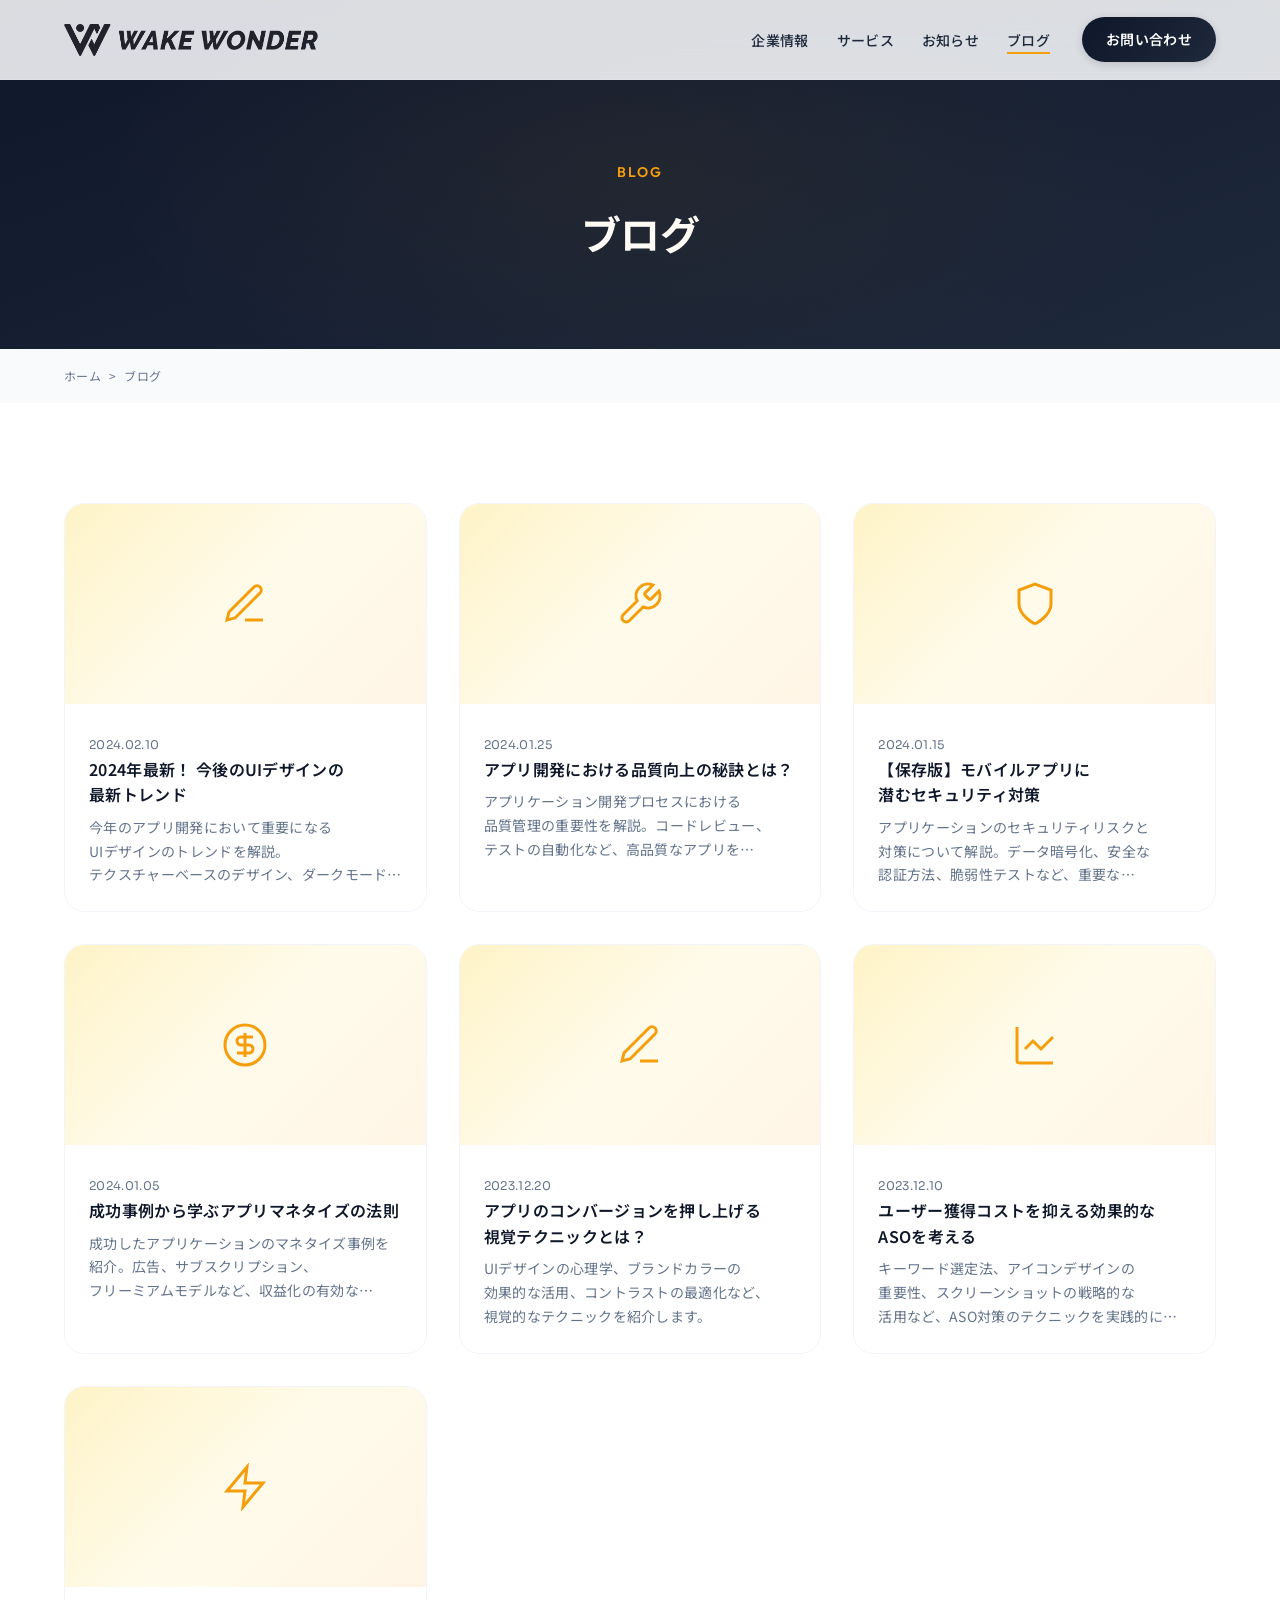
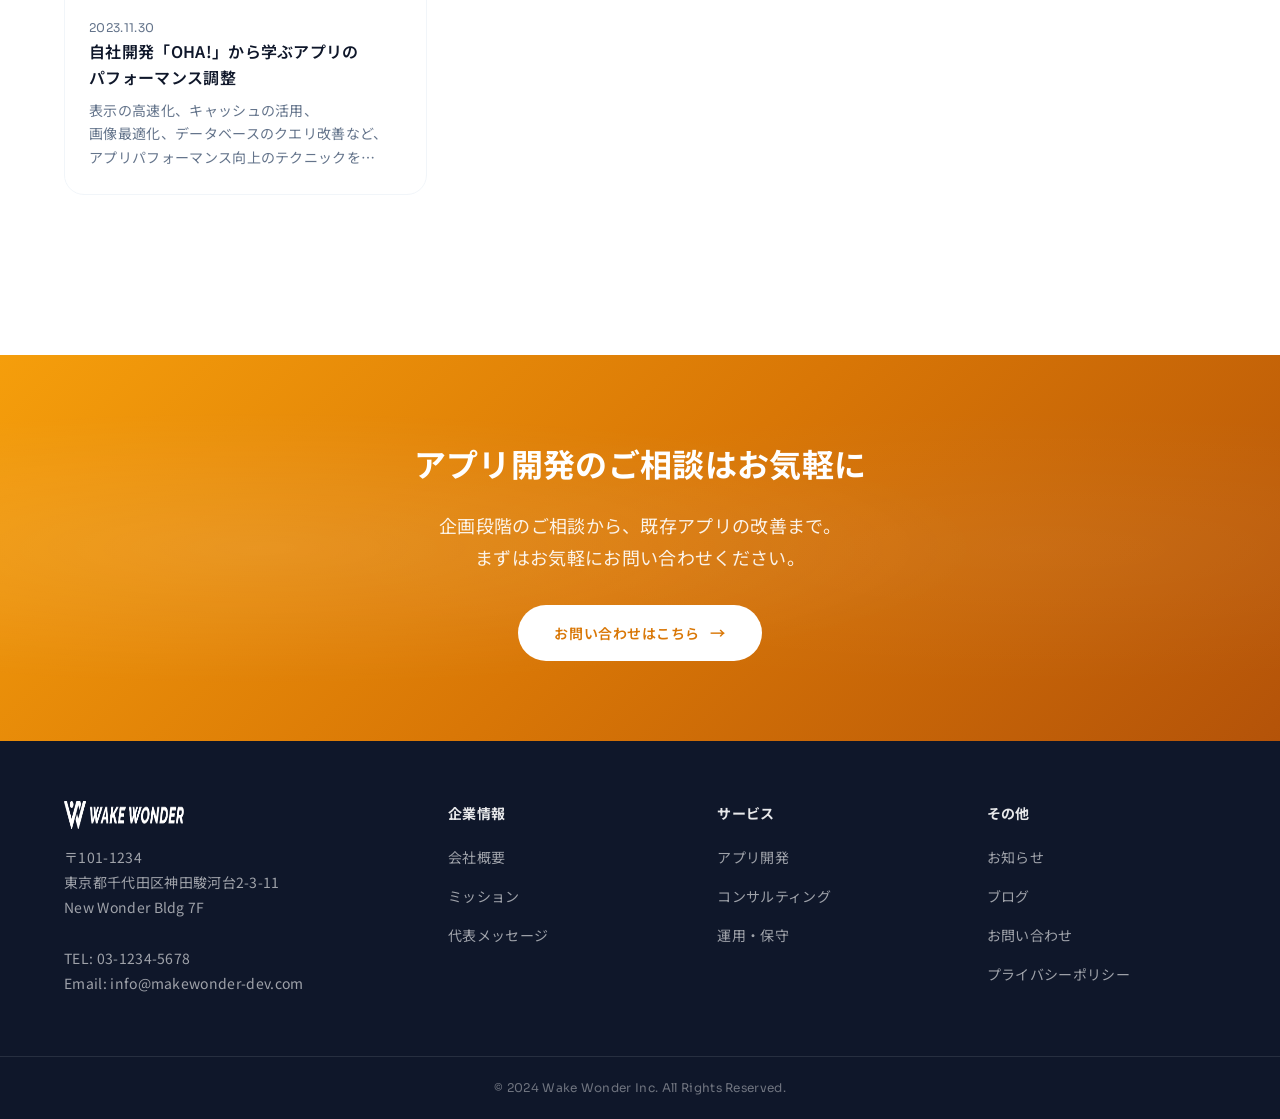
<file: blog.html>
<!DOCTYPE html>
<html lang="ja">
<head>
  <meta charset="UTF-8">
  <meta name="viewport" content="width=device-width, initial-scale=1.0">
  <title>ブログ | 株式会社Wake Wonder</title>
  <meta name="description" content="株式会社Wake Wonderのブログ。アプリ開発に関する有益な情報を発信しています。">
  <link rel="preconnect" href="https://fonts.googleapis.com">
  <link rel="preconnect" href="https://fonts.gstatic.com" crossorigin>
  <link href="https://fonts.googleapis.com/css2?family=Outfit:wght@400;600;700&family=Sora:wght@400;600;700&family=Noto+Sans+JP:wght@400;500;700&display=swap" rel="stylesheet">
  <link rel="stylesheet" href="css/style.css">
  <link rel="icon" href="images/favicon.svg" type="image/svg+xml">
  <meta property="og:title" content="ブログ | 株式会社Wake Wonder">
  <meta property="og:description" content="アプリ開発に関する有益な情報を発信しています。">
  <meta property="og:type" content="website">
  <meta property="og:image" content="images/og-image.png">
  <meta name="twitter:card" content="summary_large_image">
</head>
<body>
  <div class="loading" id="loading"><div class="loading-spinner"></div></div>
  <a href="#main-content" class="skip-link">メインコンテンツへスキップ</a>
  <header class="header" id="header">
    <div class="header-inner">
      <a href="index.html" class="header-logo"><img src="images/logo.png" alt="Wake Wonder" width="120" height="32"></a>
      <nav class="header-nav" aria-label="メインナビゲーション">
        <ul class="header-nav__list">
          <li><a href="about.html" class="header-nav__link">企業情報</a></li>
          <li><a href="service.html" class="header-nav__link">サービス</a></li>
          <li><a href="news.html" class="header-nav__link">お知らせ</a></li>
          <li><a href="blog.html" class="header-nav__link active">ブログ</a></li>
        </ul>
        <a href="contact.html" class="header-nav__contact">お問い合わせ</a>
      </nav>
      <button class="hamburger" id="hamburger" aria-label="メニューを開く" aria-expanded="false"><span></span><span></span><span></span></button>
    </div>
  </header>
  <div class="mobile-overlay" id="mobileOverlay"></div>
  <nav class="mobile-nav" id="mobileNav" role="navigation" aria-label="モバイルナビゲーション">
    <ul class="mobile-nav__list">
      <li><a href="index.html" class="mobile-nav__link">ホーム</a></li>
      <li><a href="about.html" class="mobile-nav__link">企業情報</a></li>
      <li><a href="service.html" class="mobile-nav__link">サービス</a></li>
      <li><a href="news.html" class="mobile-nav__link">お知らせ</a></li>
      <li><a href="blog.html" class="mobile-nav__link">ブログ</a></li>
    </ul>
    <a href="contact.html" class="mobile-nav__contact">お問い合わせ</a>
  </nav>

  <main id="main-content">
    <section class="page-header">
      <span class="page-header__label">Blog</span>
      <h1 class="page-header__title">ブログ</h1>
    </section>
    <nav class="breadcrumb">
      <div class="container">
        <ol class="breadcrumb__list">
          <li><a href="index.html">ホーム</a></li>
          <li>ブログ</li>
        </ol>
      </div>
    </nav>

    <section class="section blog-list-page">
      <div class="container">
        <div class="blog-grid fade-in">
          <a href="#" class="blog-card">
            <div class="blog-card__thumb"><div class="blog-card__thumb-placeholder"><svg viewBox="0 0 24 24"><path d="M12 20h9"/><path d="M16.5 3.5a2.12 2.12 0 0 1 3 3L7 19l-4 1 1-4Z"/></svg></div></div>
            <div class="blog-card__body">
              <time class="blog-card__date" datetime="2024-02-10">2024.02.10</time>
              <h3 class="blog-card__title">2024年最新！ 今後のUIデザインの最新トレンド</h3>
              <p class="blog-card__excerpt">今年のアプリ開発において重要になるUIデザインのトレンドを解説。テクスチャーベースのデザイン、ダークモード、直感的な操作性などを実例を交えて紹介します。</p>
            </div>
          </a>
          <a href="#" class="blog-card">
            <div class="blog-card__thumb"><div class="blog-card__thumb-placeholder"><svg viewBox="0 0 24 24"><path d="M14.7 6.3a1 1 0 0 0 0 1.4l1.6 1.6a1 1 0 0 0 1.4 0l3.77-3.77a6 6 0 0 1-7.94 7.94l-6.91 6.91a2.12 2.12 0 0 1-3-3l6.91-6.91a6 6 0 0 1 7.94-7.94l-3.76 3.76Z"/></svg></div></div>
            <div class="blog-card__body">
              <time class="blog-card__date" datetime="2024-01-25">2024.01.25</time>
              <h3 class="blog-card__title">アプリ開発における品質向上の秘訣とは？</h3>
              <p class="blog-card__excerpt">アプリケーション開発プロセスにおける品質管理の重要性を解説。コードレビュー、テストの自動化など、高品質なアプリを開発するためのヒントを伝えます。</p>
            </div>
          </a>
          <a href="#" class="blog-card">
            <div class="blog-card__thumb"><div class="blog-card__thumb-placeholder"><svg viewBox="0 0 24 24"><path d="M12 22s8-4 8-10V5l-8-3-8 3v7c0 6 8 10 8 10"/></svg></div></div>
            <div class="blog-card__body">
              <time class="blog-card__date" datetime="2024-01-15">2024.01.15</time>
              <h3 class="blog-card__title">【保存版】モバイルアプリに潜むセキュリティ対策</h3>
              <p class="blog-card__excerpt">アプリケーションのセキュリティリスクと対策について解説。データ暗号化、安全な認証方法、脆弱性テストなど、重要なチェックポイントを紹介します。</p>
            </div>
          </a>
          <a href="#" class="blog-card">
            <div class="blog-card__thumb"><div class="blog-card__thumb-placeholder"><svg viewBox="0 0 24 24"><circle cx="12" cy="12" r="10"/><path d="M16 8h-6a2 2 0 1 0 0 4h4a2 2 0 1 1 0 4H8"/><path d="M12 18V6"/></svg></div></div>
            <div class="blog-card__body">
              <time class="blog-card__date" datetime="2024-01-05">2024.01.05</time>
              <h3 class="blog-card__title">成功事例から学ぶアプリマネタイズの法則</h3>
              <p class="blog-card__excerpt">成功したアプリケーションのマネタイズ事例を紹介。広告、サブスクリプション、フリーミアムモデルなど、収益化の有効な戦略を紹介します。</p>
            </div>
          </a>
          <a href="#" class="blog-card">
            <div class="blog-card__thumb"><div class="blog-card__thumb-placeholder"><svg viewBox="0 0 24 24"><path d="M12 20h9"/><path d="M16.5 3.5a2.12 2.12 0 0 1 3 3L7 19l-4 1 1-4Z"/></svg></div></div>
            <div class="blog-card__body">
              <time class="blog-card__date" datetime="2023-12-20">2023.12.20</time>
              <h3 class="blog-card__title">アプリのコンバージョンを押し上げる視覚テクニックとは？</h3>
              <p class="blog-card__excerpt">UIデザインの心理学、ブランドカラーの効果的な活用、コントラストの最適化など、視覚的なテクニックを紹介します。</p>
            </div>
          </a>
          <a href="#" class="blog-card">
            <div class="blog-card__thumb"><div class="blog-card__thumb-placeholder"><svg viewBox="0 0 24 24"><path d="M21 21H4.6c-.56 0-.84 0-1.05-.11a1 1 0 0 1-.44-.44C3 20.24 3 19.96 3 19.4V3"/><path d="m7 14 4-4 4 4 6-6"/></svg></div></div>
            <div class="blog-card__body">
              <time class="blog-card__date" datetime="2023-12-10">2023.12.10</time>
              <h3 class="blog-card__title">ユーザー獲得コストを抑える効果的なASOを考える</h3>
              <p class="blog-card__excerpt">キーワード選定法、アイコンデザインの重要性、スクリーンショットの戦略的な活用など、ASO対策のテクニックを実践的に紹介します。</p>
            </div>
          </a>
          <a href="#" class="blog-card">
            <div class="blog-card__thumb"><div class="blog-card__thumb-placeholder"><svg viewBox="0 0 24 24"><path d="M13 2 3 14h9l-1 8 10-12h-9l1-8Z"/></svg></div></div>
            <div class="blog-card__body">
              <time class="blog-card__date" datetime="2023-11-30">2023.11.30</time>
              <h3 class="blog-card__title">自社開発「OHA!」から学ぶアプリのパフォーマンス調整</h3>
              <p class="blog-card__excerpt">表示の高速化、キャッシュの活用、画像最適化、データベースのクエリ改善など、アプリパフォーマンス向上のテクニックを紹介します。</p>
            </div>
          </a>
        </div>
      </div>
    </section>

    <section class="cta">
      <div class="container fade-in">
        <h2 class="cta__title">アプリ開発のご相談はお気軽に</h2>
        <p class="cta__text">企画段階のご相談から、既存アプリの改善まで。<br>まずはお気軽にお問い合わせください。</p>
        <a href="contact.html" class="btn btn-arrow">お問い合わせはこちら</a>
      </div>
    </section>
  </main>

  <footer class="footer" aria-label="フッターナビゲーション">
    <div class="footer-inner">
      <div class="footer-brand">
        <div class="footer-brand__logo"><img src="images/logo.png" alt="Wake Wonder" width="120" height="32"></div>
        <p class="footer-brand__address">〒101-1234<br>東京都千代田区神田駿河台2-3-11<br>New Wonder Bldg 7F<br><br>TEL: 03-1234-5678<br>Email: info@makewonder-dev.com</p>
      </div>
      <div class="footer-nav">
        <h3 class="footer-nav__title">企業情報</h3>
        <ul class="footer-nav__list">
          <li><a href="about.html" class="footer-nav__link">会社概要</a></li>
          <li><a href="about.html#mission" class="footer-nav__link">ミッション</a></li>
          <li><a href="about.html#message" class="footer-nav__link">代表メッセージ</a></li>
        </ul>
      </div>
      <div class="footer-nav">
        <h3 class="footer-nav__title">サービス</h3>
        <ul class="footer-nav__list">
          <li><a href="service.html" class="footer-nav__link">アプリ開発</a></li>
          <li><a href="service.html" class="footer-nav__link">コンサルティング</a></li>
          <li><a href="service.html" class="footer-nav__link">運用・保守</a></li>
        </ul>
      </div>
      <div class="footer-nav">
        <h3 class="footer-nav__title">その他</h3>
        <ul class="footer-nav__list">
          <li><a href="news.html" class="footer-nav__link">お知らせ</a></li>
          <li><a href="blog.html" class="footer-nav__link">ブログ</a></li>
          <li><a href="contact.html" class="footer-nav__link">お問い合わせ</a></li>
          <li><a href="privacy.html" class="footer-nav__link">プライバシーポリシー</a></li>
        </ul>
      </div>
    </div>
    <div class="footer-bottom">
      <p class="footer-bottom__text">&copy; 2024 Wake Wonder Inc. All Rights Reserved.</p>
    </div>
  </footer>
  <button class="page-top" id="pageTop" aria-label="ページトップへ戻る">
    <svg width="20" height="20" viewBox="0 0 24 24" fill="none" stroke="currentColor" stroke-width="2.5" stroke-linecap="round" stroke-linejoin="round"><path d="m18 15-6-6-6 6"/></svg>
  </button>
  <script src="js/main.js"></script>
</body>
</html>
</file>
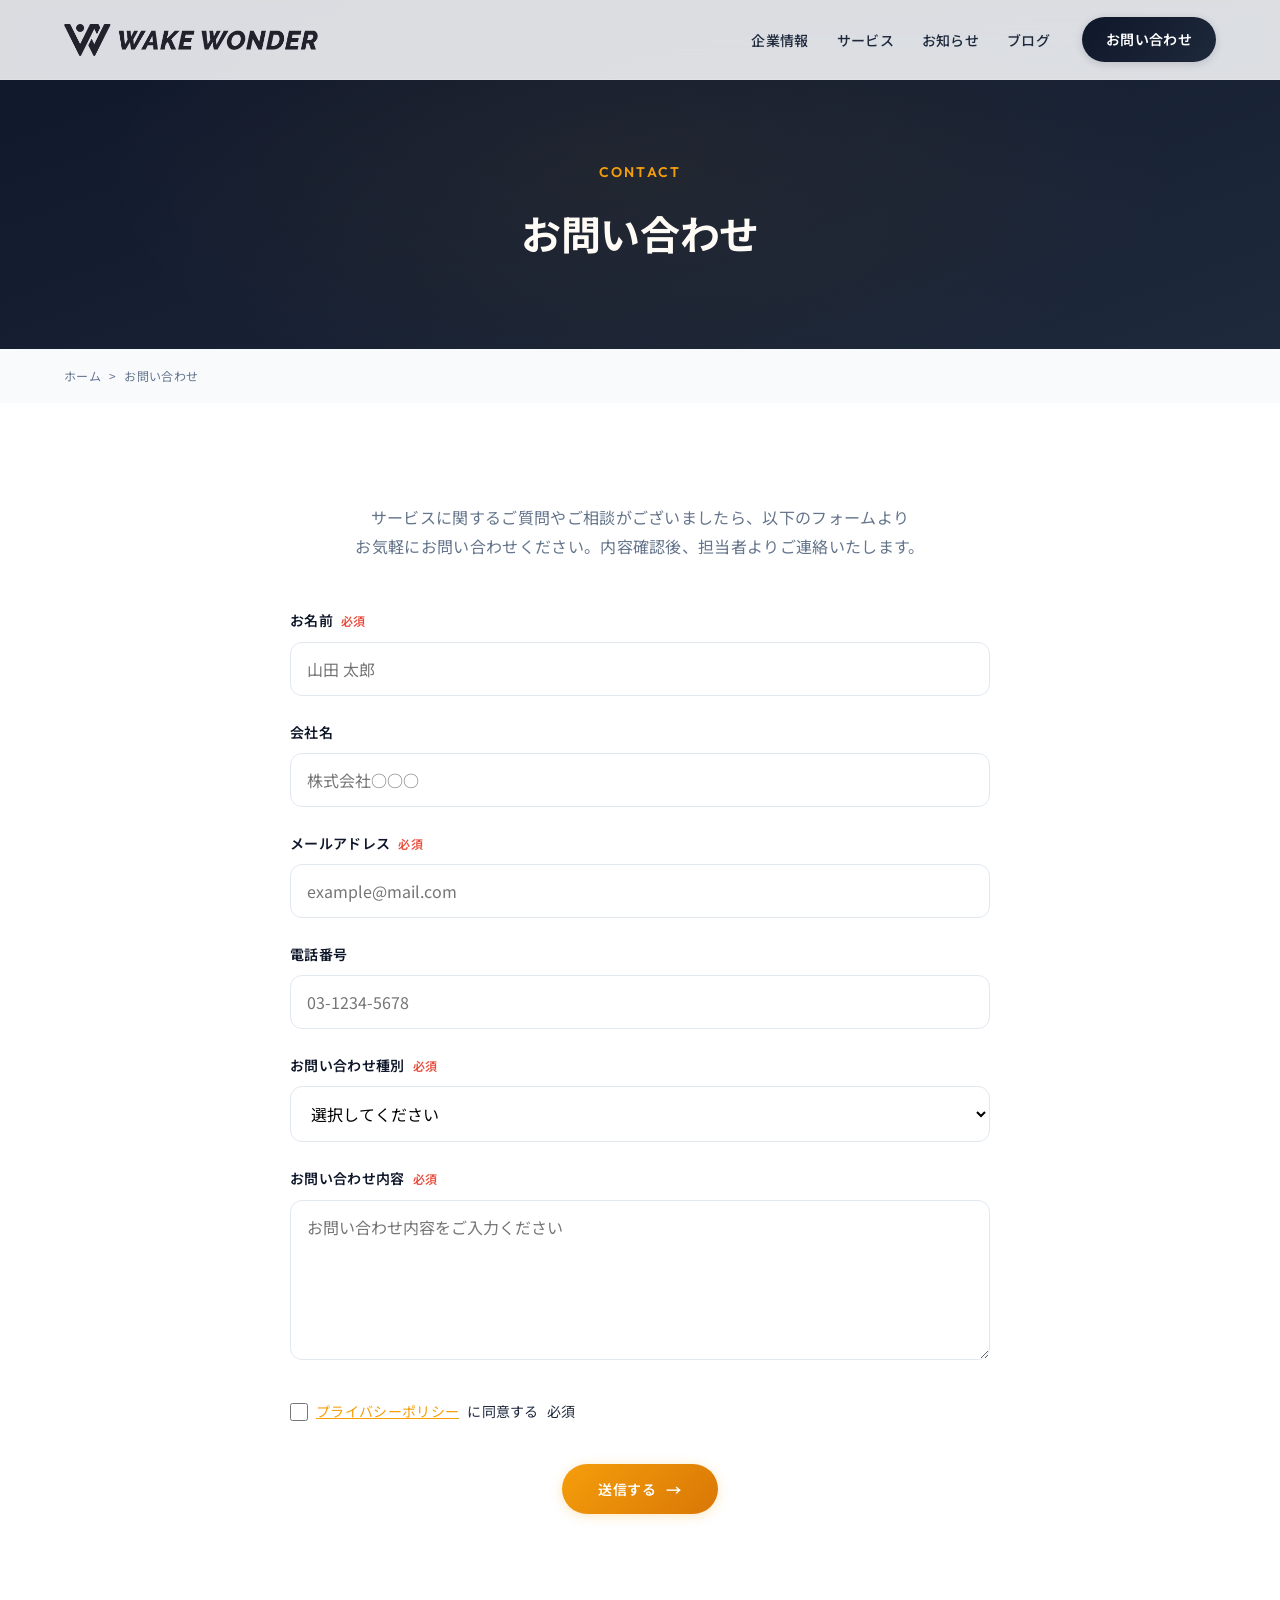
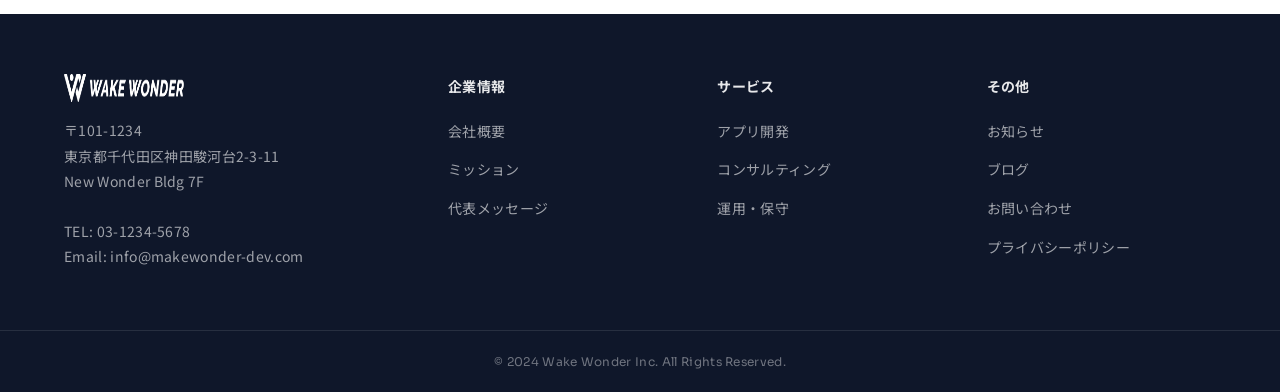
<file: contact.html>
<!DOCTYPE html>
<html lang="ja">
<head>
  <meta charset="UTF-8">
  <meta name="viewport" content="width=device-width, initial-scale=1.0">
  <title>お問い合わせ | 株式会社Wake Wonder</title>
  <meta name="description" content="株式会社Wake Wonderへのお問い合わせはこちら。サービスに関するご質問やご相談をお気軽にどうぞ。">
  <link rel="preconnect" href="https://fonts.googleapis.com">
  <link rel="preconnect" href="https://fonts.gstatic.com" crossorigin>
  <link href="https://fonts.googleapis.com/css2?family=Outfit:wght@400;600;700&family=Sora:wght@400;600;700&family=Noto+Sans+JP:wght@400;500;700&display=swap" rel="stylesheet">
  <link rel="stylesheet" href="css/style.css">
  <link rel="icon" href="images/favicon.svg" type="image/svg+xml">
  <meta property="og:title" content="お問い合わせ | 株式会社Wake Wonder">
  <meta property="og:description" content="サービスに関するご質問やご相談をお気軽にどうぞ。">
  <meta property="og:type" content="website">
  <meta property="og:image" content="images/og-image.png">
  <meta name="twitter:card" content="summary_large_image">
</head>
<body>
  <div class="loading" id="loading"><div class="loading-spinner"></div></div>
  <a href="#main-content" class="skip-link">メインコンテンツへスキップ</a>
  <header class="header" id="header">
    <div class="header-inner">
      <a href="index.html" class="header-logo"><img src="images/logo.png" alt="Wake Wonder" width="120" height="32"></a>
      <nav class="header-nav" aria-label="メインナビゲーション">
        <ul class="header-nav__list">
          <li><a href="about.html" class="header-nav__link">企業情報</a></li>
          <li><a href="service.html" class="header-nav__link">サービス</a></li>
          <li><a href="news.html" class="header-nav__link">お知らせ</a></li>
          <li><a href="blog.html" class="header-nav__link">ブログ</a></li>
        </ul>
        <a href="contact.html" class="header-nav__contact">お問い合わせ</a>
      </nav>
      <button class="hamburger" id="hamburger" aria-label="メニューを開く" aria-expanded="false"><span></span><span></span><span></span></button>
    </div>
  </header>
  <div class="mobile-overlay" id="mobileOverlay"></div>
  <nav class="mobile-nav" id="mobileNav" role="navigation" aria-label="モバイルナビゲーション">
    <ul class="mobile-nav__list">
      <li><a href="index.html" class="mobile-nav__link">ホーム</a></li>
      <li><a href="about.html" class="mobile-nav__link">企業情報</a></li>
      <li><a href="service.html" class="mobile-nav__link">サービス</a></li>
      <li><a href="news.html" class="mobile-nav__link">お知らせ</a></li>
      <li><a href="blog.html" class="mobile-nav__link">ブログ</a></li>
    </ul>
    <a href="contact.html" class="mobile-nav__contact">お問い合わせ</a>
  </nav>

  <main id="main-content">
    <section class="page-header">
      <span class="page-header__label">Contact</span>
      <h1 class="page-header__title">お問い合わせ</h1>
    </section>
    <nav class="breadcrumb">
      <div class="container">
        <ol class="breadcrumb__list">
          <li><a href="index.html">ホーム</a></li>
          <li>お問い合わせ</li>
        </ol>
      </div>
    </nav>

    <section class="section">
      <div class="container">
        <p class="contact-intro fade-in">
          サービスに関するご質問やご相談がございましたら、以下のフォームよりお気軽にお問い合わせください。内容確認後、担当者よりご連絡いたします。
        </p>
        <form class="contact-form fade-in">
          <div class="form-group">
            <label class="form-label" for="name">お名前<span class="required">必須</span></label>
            <input type="text" id="name" class="form-input" placeholder="山田 太郎" required>
          </div>
          <div class="form-group">
            <label class="form-label" for="company">会社名</label>
            <input type="text" id="company" class="form-input" placeholder="株式会社○○○">
          </div>
          <div class="form-group">
            <label class="form-label" for="email">メールアドレス<span class="required">必須</span></label>
            <input type="email" id="email" class="form-input" placeholder="example@mail.com" required>
          </div>
          <div class="form-group">
            <label class="form-label" for="tel">電話番号</label>
            <input type="tel" id="tel" class="form-input" placeholder="03-1234-5678">
          </div>
          <div class="form-group">
            <label class="form-label" for="category">お問い合わせ種別<span class="required">必須</span></label>
            <select id="category" class="form-select" required>
              <option value="" disabled selected>選択してください</option>
              <option value="app">モバイルアプリ開発について</option>
              <option value="consulting">コンサルティングについて</option>
              <option value="support">運用・保守サポートについて</option>
              <option value="recruit">採用について</option>
              <option value="other">その他</option>
            </select>
          </div>
          <div class="form-group">
            <label class="form-label" for="message">お問い合わせ内容<span class="required">必須</span></label>
            <textarea id="message" class="form-textarea" placeholder="お問い合わせ内容をご入力ください" required></textarea>
          </div>
          <div class="form-group form-group--checkbox">
            <label class="form-checkbox-label">
              <input type="checkbox" id="privacy" required>
              <a href="privacy.html" target="_blank">プライバシーポリシー</a>に同意する<span class="required">必須</span>
            </label>
          </div>
          <div class="form-submit">
            <button type="submit" class="btn btn-primary btn-arrow">送信する</button>
          </div>
        </form>
      </div>
    </section>
  </main>

  <footer class="footer" aria-label="フッターナビゲーション">
    <div class="footer-inner">
      <div class="footer-brand">
        <div class="footer-brand__logo"><img src="images/logo.png" alt="Wake Wonder" width="120" height="32"></div>
        <p class="footer-brand__address">
          〒101-1234<br>
          東京都千代田区神田駿河台2-3-11<br>
          New Wonder Bldg 7F<br><br>
          TEL: 03-1234-5678<br>
          Email: info@makewonder-dev.com
        </p>
      </div>
      <div class="footer-nav">
        <h3 class="footer-nav__title">企業情報</h3>
        <ul class="footer-nav__list">
          <li><a href="about.html" class="footer-nav__link">会社概要</a></li>
          <li><a href="about.html#mission" class="footer-nav__link">ミッション</a></li>
          <li><a href="about.html#message" class="footer-nav__link">代表メッセージ</a></li>
        </ul>
      </div>
      <div class="footer-nav">
        <h3 class="footer-nav__title">サービス</h3>
        <ul class="footer-nav__list">
          <li><a href="service.html" class="footer-nav__link">アプリ開発</a></li>
          <li><a href="service.html" class="footer-nav__link">コンサルティング</a></li>
          <li><a href="service.html" class="footer-nav__link">運用・保守</a></li>
        </ul>
      </div>
      <div class="footer-nav">
        <h3 class="footer-nav__title">その他</h3>
        <ul class="footer-nav__list">
          <li><a href="news.html" class="footer-nav__link">お知らせ</a></li>
          <li><a href="blog.html" class="footer-nav__link">ブログ</a></li>
          <li><a href="contact.html" class="footer-nav__link">お問い合わせ</a></li>
          <li><a href="privacy.html" class="footer-nav__link">プライバシーポリシー</a></li>
        </ul>
      </div>
    </div>
    <div class="footer-bottom">
      <p class="footer-bottom__text">&copy; 2024 Wake Wonder Inc. All Rights Reserved.</p>
    </div>
  </footer>
  <script src="js/main.js"></script>
  <button class="page-top" id="pageTop" aria-label="ページトップへ戻る">
    <svg width="20" height="20" viewBox="0 0 24 24" fill="none" stroke="currentColor" stroke-width="2.5" stroke-linecap="round" stroke-linejoin="round"><path d="m18 15-6-6-6 6"/></svg>
  </button>
</body>
</html>
</file>
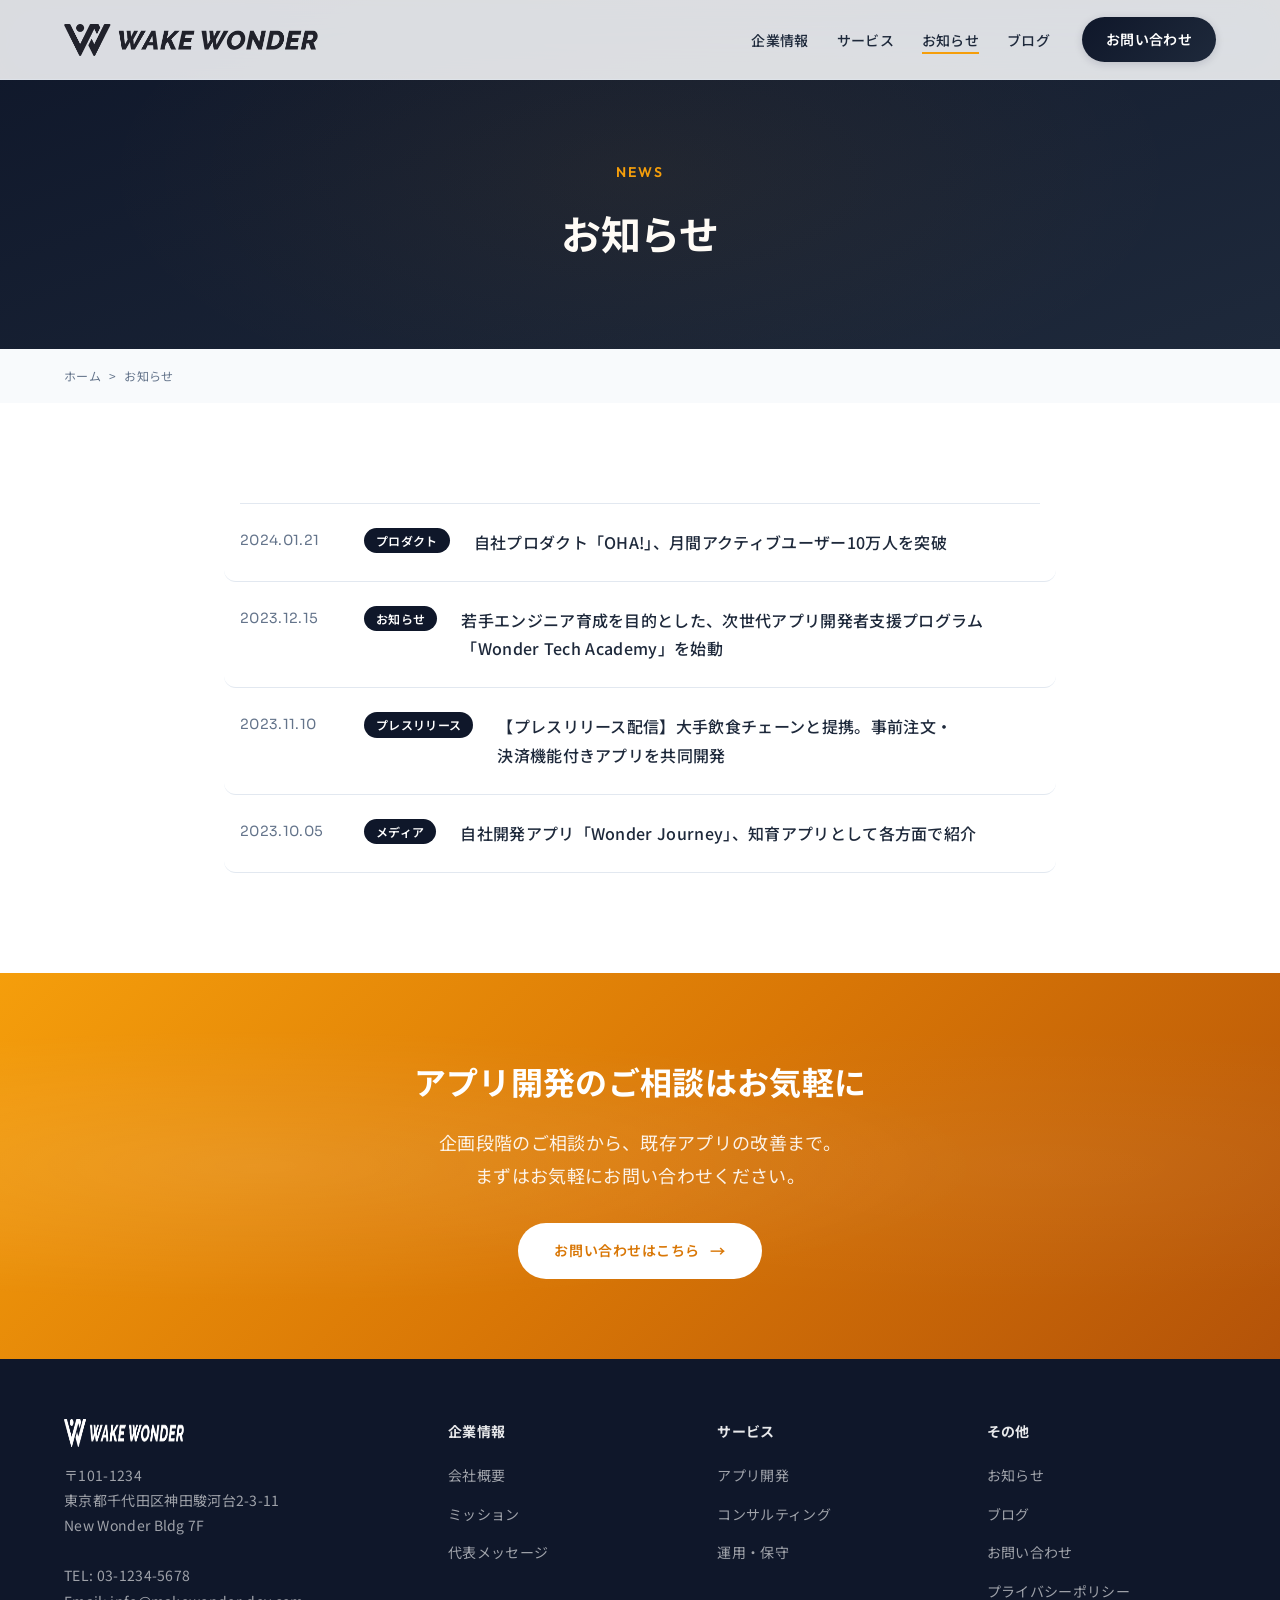
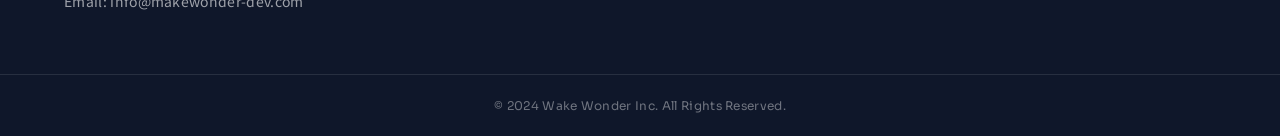
<file: news.html>
<!DOCTYPE html>
<html lang="ja">
<head>
  <meta charset="UTF-8">
  <meta name="viewport" content="width=device-width, initial-scale=1.0">
  <title>お知らせ | 株式会社Wake Wonder</title>
  <meta name="description" content="株式会社Wake Wonderの最新ニュース・お知らせをご紹介します。">
  <link rel="preconnect" href="https://fonts.googleapis.com">
  <link rel="preconnect" href="https://fonts.gstatic.com" crossorigin>
  <link href="https://fonts.googleapis.com/css2?family=Outfit:wght@400;600;700&family=Sora:wght@400;600;700&family=Noto+Sans+JP:wght@400;500;700&display=swap" rel="stylesheet">
  <link rel="stylesheet" href="css/style.css">
  <link rel="icon" href="images/favicon.svg" type="image/svg+xml">
  <meta property="og:title" content="お知らせ | 株式会社Wake Wonder">
  <meta property="og:description" content="株式会社Wake Wonderの最新ニュース・お知らせをご紹介します。">
  <meta property="og:type" content="website">
  <meta property="og:image" content="images/og-image.png">
  <meta name="twitter:card" content="summary_large_image">
</head>
<body>
  <div class="loading" id="loading"><div class="loading-spinner"></div></div>
  <a href="#main-content" class="skip-link">メインコンテンツへスキップ</a>
  <header class="header" id="header">
    <div class="header-inner">
      <a href="index.html" class="header-logo"><img src="images/logo.png" alt="Wake Wonder" width="120" height="32"></a>
      <nav class="header-nav" aria-label="メインナビゲーション">
        <ul class="header-nav__list">
          <li><a href="about.html" class="header-nav__link">企業情報</a></li>
          <li><a href="service.html" class="header-nav__link">サービス</a></li>
          <li><a href="news.html" class="header-nav__link active">お知らせ</a></li>
          <li><a href="blog.html" class="header-nav__link">ブログ</a></li>
        </ul>
        <a href="contact.html" class="header-nav__contact">お問い合わせ</a>
      </nav>
      <button class="hamburger" id="hamburger" aria-label="メニューを開く" aria-expanded="false"><span></span><span></span><span></span></button>
    </div>
  </header>
  <div class="mobile-overlay" id="mobileOverlay"></div>
  <nav class="mobile-nav" id="mobileNav" role="navigation" aria-label="モバイルナビゲーション">
    <ul class="mobile-nav__list">
      <li><a href="index.html" class="mobile-nav__link">ホーム</a></li>
      <li><a href="about.html" class="mobile-nav__link">企業情報</a></li>
      <li><a href="service.html" class="mobile-nav__link">サービス</a></li>
      <li><a href="news.html" class="mobile-nav__link">お知らせ</a></li>
      <li><a href="blog.html" class="mobile-nav__link">ブログ</a></li>
    </ul>
    <a href="contact.html" class="mobile-nav__contact">お問い合わせ</a>
  </nav>

  <main id="main-content">
    <section class="page-header">
      <span class="page-header__label">News</span>
      <h1 class="page-header__title">お知らせ</h1>
    </section>
    <nav class="breadcrumb">
      <div class="container">
        <ol class="breadcrumb__list">
          <li><a href="index.html">ホーム</a></li>
          <li>お知らせ</li>
        </ol>
      </div>
    </nav>
    <section class="section news-list-page">
      <div class="container">
        <div class="news-list fade-in">
          <a href="#" class="news-item">
            <time class="news-item__date" datetime="2024-01-21">2024.01.21</time>
            <span class="news-item__tag">プロダクト</span>
            <span class="news-item__title">自社プロダクト「OHA!」、月間アクティブユーザー10万人を突破</span>
          </a>
          <a href="#" class="news-item">
            <time class="news-item__date" datetime="2023-12-15">2023.12.15</time>
            <span class="news-item__tag">お知らせ</span>
            <span class="news-item__title">若手エンジニア育成を目的とした、次世代アプリ開発者支援プログラム「Wonder Tech Academy」を始動</span>
          </a>
          <a href="#" class="news-item">
            <time class="news-item__date" datetime="2023-11-10">2023.11.10</time>
            <span class="news-item__tag">プレスリリース</span>
            <span class="news-item__title">【プレスリリース配信】大手飲食チェーンと提携。事前注文・決済機能付きアプリを共同開発</span>
          </a>
          <a href="#" class="news-item">
            <time class="news-item__date" datetime="2023-10-05">2023.10.05</time>
            <span class="news-item__tag">メディア</span>
            <span class="news-item__title">自社開発アプリ「Wonder Journey」、知育アプリとして各方面で紹介</span>
          </a>
        </div>
      </div>
    </section>
    <section class="cta">
      <div class="container fade-in">
        <h2 class="cta__title">アプリ開発のご相談はお気軽に</h2>
        <p class="cta__text">企画段階のご相談から、既存アプリの改善まで。<br>まずはお気軽にお問い合わせください。</p>
        <a href="contact.html" class="btn btn-arrow">お問い合わせはこちら</a>
      </div>
    </section>
  </main>

  <footer class="footer" aria-label="フッターナビゲーション">
    <div class="footer-inner">
      <div class="footer-brand">
        <div class="footer-brand__logo"><img src="images/logo.png" alt="Wake Wonder" width="120" height="32"></div>
        <p class="footer-brand__address">〒101-1234<br>東京都千代田区神田駿河台2-3-11<br>New Wonder Bldg 7F<br><br>TEL: 03-1234-5678<br>Email: info@makewonder-dev.com</p>
      </div>
      <div class="footer-nav">
        <h3 class="footer-nav__title">企業情報</h3>
        <ul class="footer-nav__list">
          <li><a href="about.html" class="footer-nav__link">会社概要</a></li>
          <li><a href="about.html#mission" class="footer-nav__link">ミッション</a></li>
          <li><a href="about.html#message" class="footer-nav__link">代表メッセージ</a></li>
        </ul>
      </div>
      <div class="footer-nav">
        <h3 class="footer-nav__title">サービス</h3>
        <ul class="footer-nav__list">
          <li><a href="service.html" class="footer-nav__link">アプリ開発</a></li>
          <li><a href="service.html" class="footer-nav__link">コンサルティング</a></li>
          <li><a href="service.html" class="footer-nav__link">運用・保守</a></li>
        </ul>
      </div>
      <div class="footer-nav">
        <h3 class="footer-nav__title">その他</h3>
        <ul class="footer-nav__list">
          <li><a href="news.html" class="footer-nav__link">お知らせ</a></li>
          <li><a href="blog.html" class="footer-nav__link">ブログ</a></li>
          <li><a href="contact.html" class="footer-nav__link">お問い合わせ</a></li>
          <li><a href="privacy.html" class="footer-nav__link">プライバシーポリシー</a></li>
        </ul>
      </div>
    </div>
    <div class="footer-bottom">
      <p class="footer-bottom__text">&copy; 2024 Wake Wonder Inc. All Rights Reserved.</p>
    </div>
  </footer>
  <script src="js/main.js"></script>
  <button class="page-top" id="pageTop" aria-label="ページトップへ戻る">
    <svg width="20" height="20" viewBox="0 0 24 24" fill="none" stroke="currentColor" stroke-width="2.5" stroke-linecap="round" stroke-linejoin="round"><path d="m18 15-6-6-6 6"/></svg>
  </button>
</body>
</html>
</file>
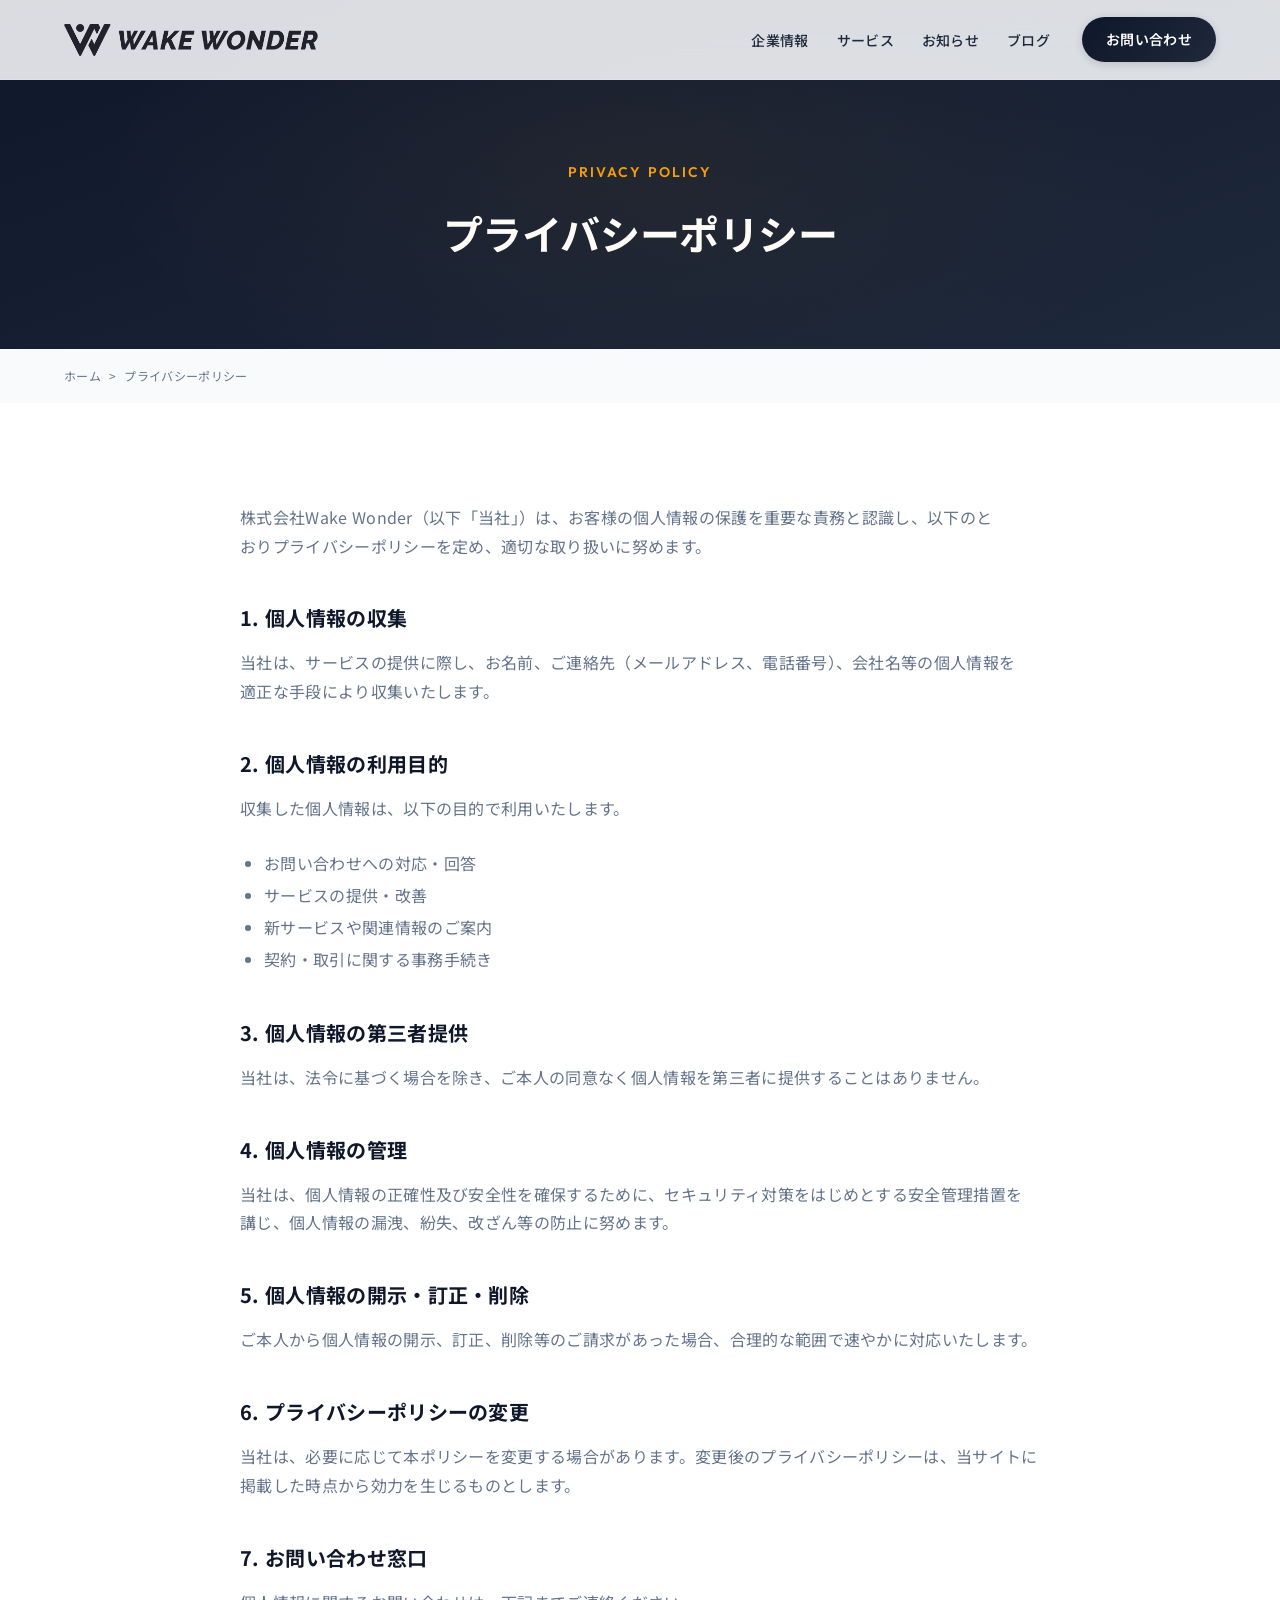
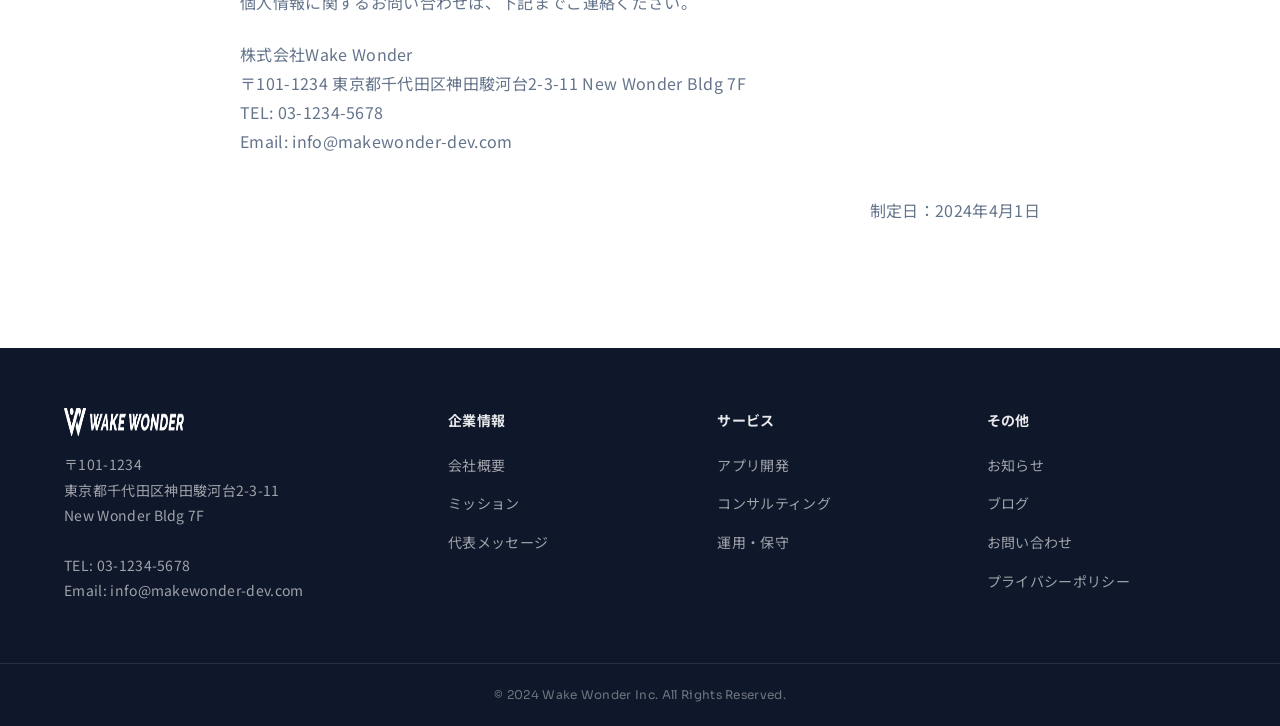
<file: privacy.html>
<!DOCTYPE html>
<html lang="ja">
<head>
  <meta charset="UTF-8">
  <meta name="viewport" content="width=device-width, initial-scale=1.0">
  <title>プライバシーポリシー | 株式会社Wake Wonder</title>
  <meta name="description" content="株式会社Wake Wonderのプライバシーポリシー。個人情報の取り扱いについてご説明します。">
  <link rel="preconnect" href="https://fonts.googleapis.com">
  <link rel="preconnect" href="https://fonts.gstatic.com" crossorigin>
  <link href="https://fonts.googleapis.com/css2?family=Outfit:wght@400;600;700&family=Sora:wght@400;600;700&family=Noto+Sans+JP:wght@400;500;700&display=swap" rel="stylesheet">
  <link rel="stylesheet" href="css/style.css">
  <link rel="icon" href="images/favicon.svg" type="image/svg+xml">
  <meta property="og:title" content="プライバシーポリシー | 株式会社Wake Wonder">
  <meta property="og:description" content="個人情報の取り扱いについてご説明します。">
  <meta property="og:type" content="website">
  <meta property="og:image" content="images/og-image.png">
  <meta name="twitter:card" content="summary_large_image">
</head>
<body>
  <div class="loading" id="loading"><div class="loading-spinner"></div></div>
  <a href="#main-content" class="skip-link">メインコンテンツへスキップ</a>

  <header class="header" id="header">
    <div class="header-inner">
      <a href="index.html" class="header-logo"><img src="images/logo.png" alt="Wake Wonder" width="120" height="32"></a>
      <nav class="header-nav" aria-label="メインナビゲーション">
        <ul class="header-nav__list">
          <li><a href="about.html" class="header-nav__link">企業情報</a></li>
          <li><a href="service.html" class="header-nav__link">サービス</a></li>
          <li><a href="news.html" class="header-nav__link">お知らせ</a></li>
          <li><a href="blog.html" class="header-nav__link">ブログ</a></li>
        </ul>
        <a href="contact.html" class="header-nav__contact">お問い合わせ</a>
      </nav>
      <button class="hamburger" id="hamburger" aria-label="メニューを開く" aria-expanded="false">
        <span></span><span></span><span></span>
      </button>
    </div>
  </header>
  <div class="mobile-overlay" id="mobileOverlay"></div>
  <nav class="mobile-nav" id="mobileNav" role="navigation" aria-label="モバイルナビゲーション">
    <ul class="mobile-nav__list">
      <li><a href="index.html" class="mobile-nav__link">ホーム</a></li>
      <li><a href="about.html" class="mobile-nav__link">企業情報</a></li>
      <li><a href="service.html" class="mobile-nav__link">サービス</a></li>
      <li><a href="news.html" class="mobile-nav__link">お知らせ</a></li>
      <li><a href="blog.html" class="mobile-nav__link">ブログ</a></li>
    </ul>
    <a href="contact.html" class="mobile-nav__contact">お問い合わせ</a>
  </nav>

  <main id="main-content">
    <section class="page-header">
      <span class="page-header__label">Privacy Policy</span>
      <h1 class="page-header__title">プライバシーポリシー</h1>
    </section>
    <nav class="breadcrumb">
      <div class="container">
        <ol class="breadcrumb__list">
          <li><a href="index.html">ホーム</a></li>
          <li>プライバシーポリシー</li>
        </ol>
      </div>
    </nav>

    <section class="section">
      <div class="container">
        <div class="privacy-content fade-in">
          <p>株式会社Wake Wonder（以下「当社」）は、お客様の個人情報の保護を重要な責務と認識し、以下のとおりプライバシーポリシーを定め、適切な取り扱いに努めます。</p>

          <h2>1. 個人情報の収集</h2>
          <p>当社は、サービスの提供に際し、お名前、ご連絡先（メールアドレス、電話番号）、会社名等の個人情報を適正な手段により収集いたします。</p>

          <h2>2. 個人情報の利用目的</h2>
          <p>収集した個人情報は、以下の目的で利用いたします。</p>
          <ul>
            <li>お問い合わせへの対応・回答</li>
            <li>サービスの提供・改善</li>
            <li>新サービスや関連情報のご案内</li>
            <li>契約・取引に関する事務手続き</li>
          </ul>

          <h2>3. 個人情報の第三者提供</h2>
          <p>当社は、法令に基づく場合を除き、ご本人の同意なく個人情報を第三者に提供することはありません。</p>

          <h2>4. 個人情報の管理</h2>
          <p>当社は、個人情報の正確性及び安全性を確保するために、セキュリティ対策をはじめとする安全管理措置を講じ、個人情報の漏洩、紛失、改ざん等の防止に努めます。</p>

          <h2>5. 個人情報の開示・訂正・削除</h2>
          <p>ご本人から個人情報の開示、訂正、削除等のご請求があった場合、合理的な範囲で速やかに対応いたします。</p>

          <h2>6. プライバシーポリシーの変更</h2>
          <p>当社は、必要に応じて本ポリシーを変更する場合があります。変更後のプライバシーポリシーは、当サイトに掲載した時点から効力を生じるものとします。</p>

          <h2>7. お問い合わせ窓口</h2>
          <p>個人情報に関するお問い合わせは、下記までご連絡ください。</p>
          <p>
            株式会社Wake Wonder<br>
            〒101-1234 東京都千代田区神田駿河台2-3-11 New Wonder Bldg 7F<br>
            TEL: 03-1234-5678<br>
            Email: info@makewonder-dev.com
          </p>

          <p class="privacy-date">制定日：2024年4月1日</p>
        </div>
      </div>
    </section>
  </main>

  <footer class="footer" aria-label="フッターナビゲーション">
    <div class="footer-inner">
      <div class="footer-brand">
        <div class="footer-brand__logo"><img src="images/logo.png" alt="Wake Wonder" width="120" height="32"></div>
        <p class="footer-brand__address">〒101-1234<br>東京都千代田区神田駿河台2-3-11<br>New Wonder Bldg 7F<br><br>TEL: 03-1234-5678<br>Email: info@makewonder-dev.com</p>
      </div>
      <div class="footer-nav">
        <h3 class="footer-nav__title">企業情報</h3>
        <ul class="footer-nav__list">
          <li><a href="about.html" class="footer-nav__link">会社概要</a></li>
          <li><a href="about.html#mission" class="footer-nav__link">ミッション</a></li>
          <li><a href="about.html#message" class="footer-nav__link">代表メッセージ</a></li>
        </ul>
      </div>
      <div class="footer-nav">
        <h3 class="footer-nav__title">サービス</h3>
        <ul class="footer-nav__list">
          <li><a href="service.html" class="footer-nav__link">アプリ開発</a></li>
          <li><a href="service.html" class="footer-nav__link">コンサルティング</a></li>
          <li><a href="service.html" class="footer-nav__link">運用・保守</a></li>
        </ul>
      </div>
      <div class="footer-nav">
        <h3 class="footer-nav__title">その他</h3>
        <ul class="footer-nav__list">
          <li><a href="news.html" class="footer-nav__link">お知らせ</a></li>
          <li><a href="blog.html" class="footer-nav__link">ブログ</a></li>
          <li><a href="contact.html" class="footer-nav__link">お問い合わせ</a></li>
          <li><a href="privacy.html" class="footer-nav__link">プライバシーポリシー</a></li>
        </ul>
      </div>
    </div>
    <div class="footer-bottom">
      <p class="footer-bottom__text">&copy; 2024 Wake Wonder Inc. All Rights Reserved.</p>
    </div>
  </footer>

  <button class="page-top" id="pageTop" aria-label="ページトップへ戻る">
    <svg width="20" height="20" viewBox="0 0 24 24" fill="none" stroke="currentColor" stroke-width="2.5" stroke-linecap="round" stroke-linejoin="round"><path d="m18 15-6-6-6 6"/></svg>
  </button>

  <script src="js/main.js"></script>
</body>
</html>
</file>
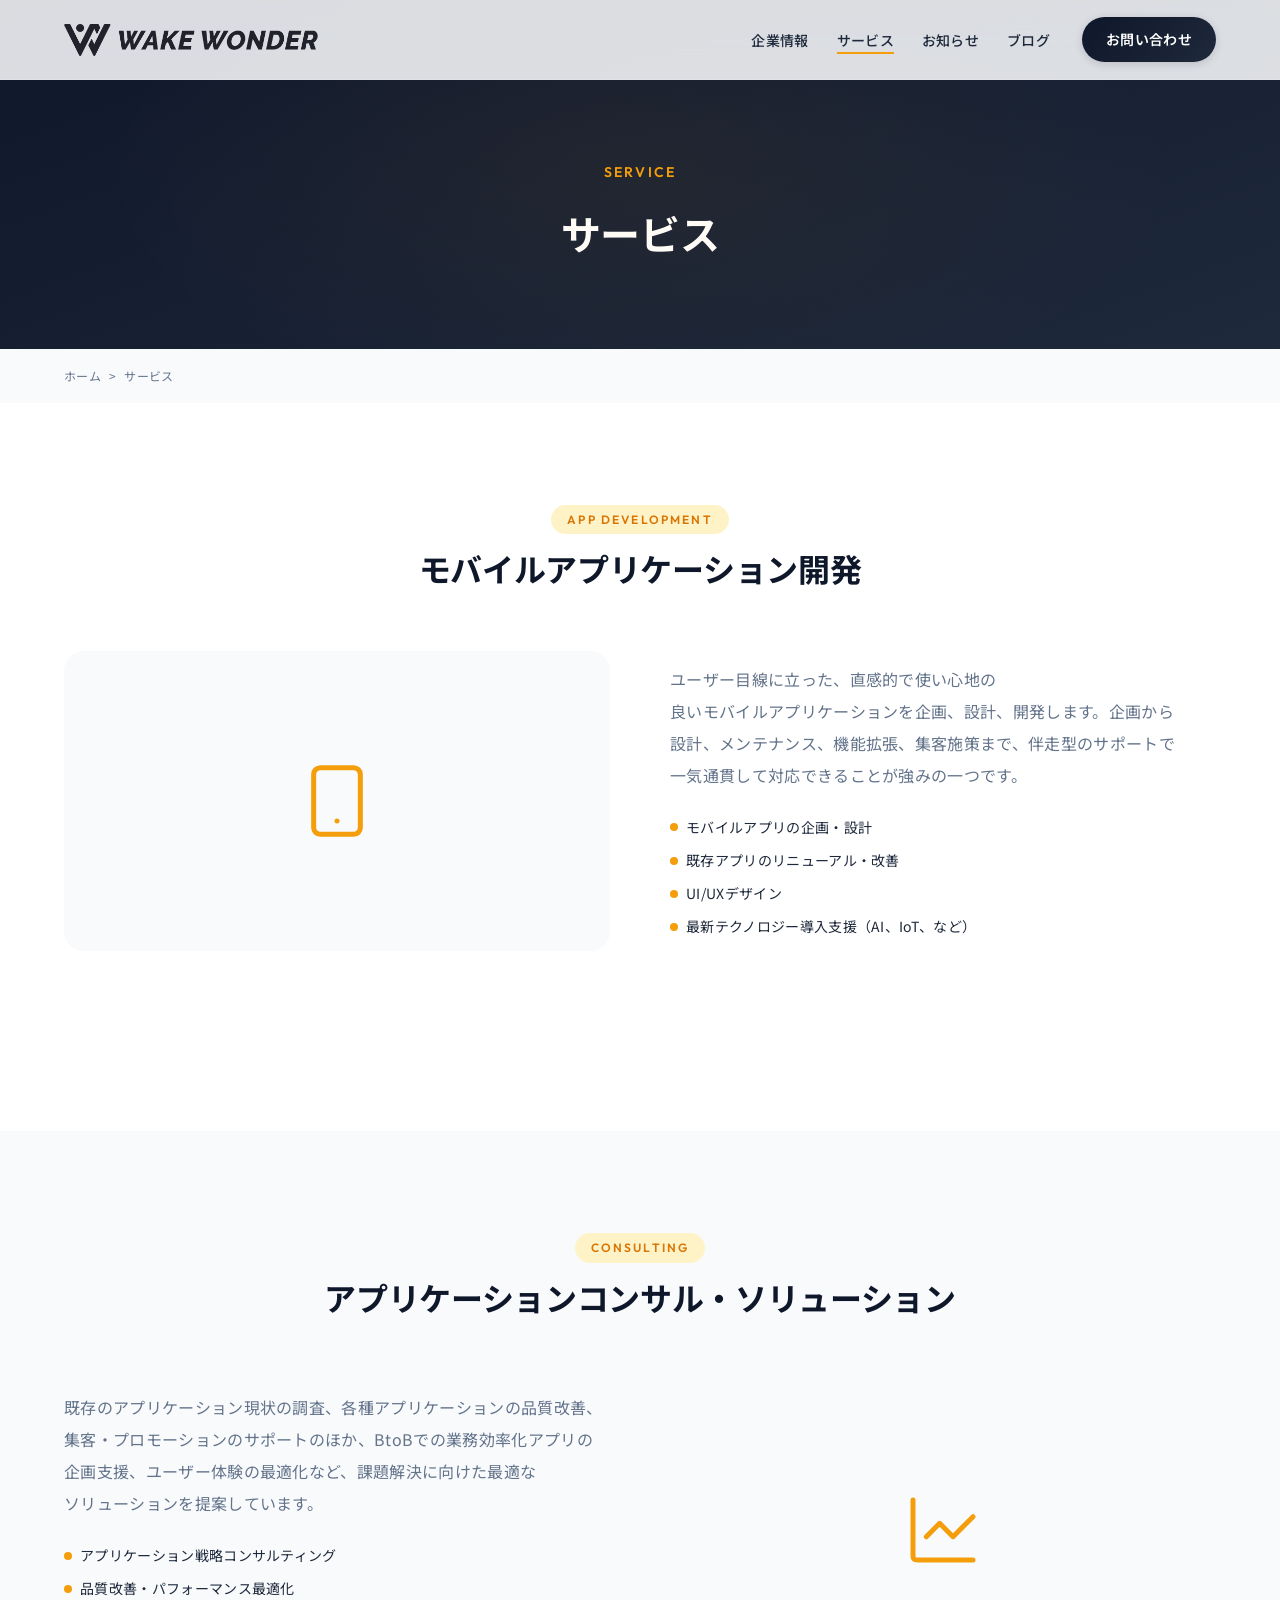
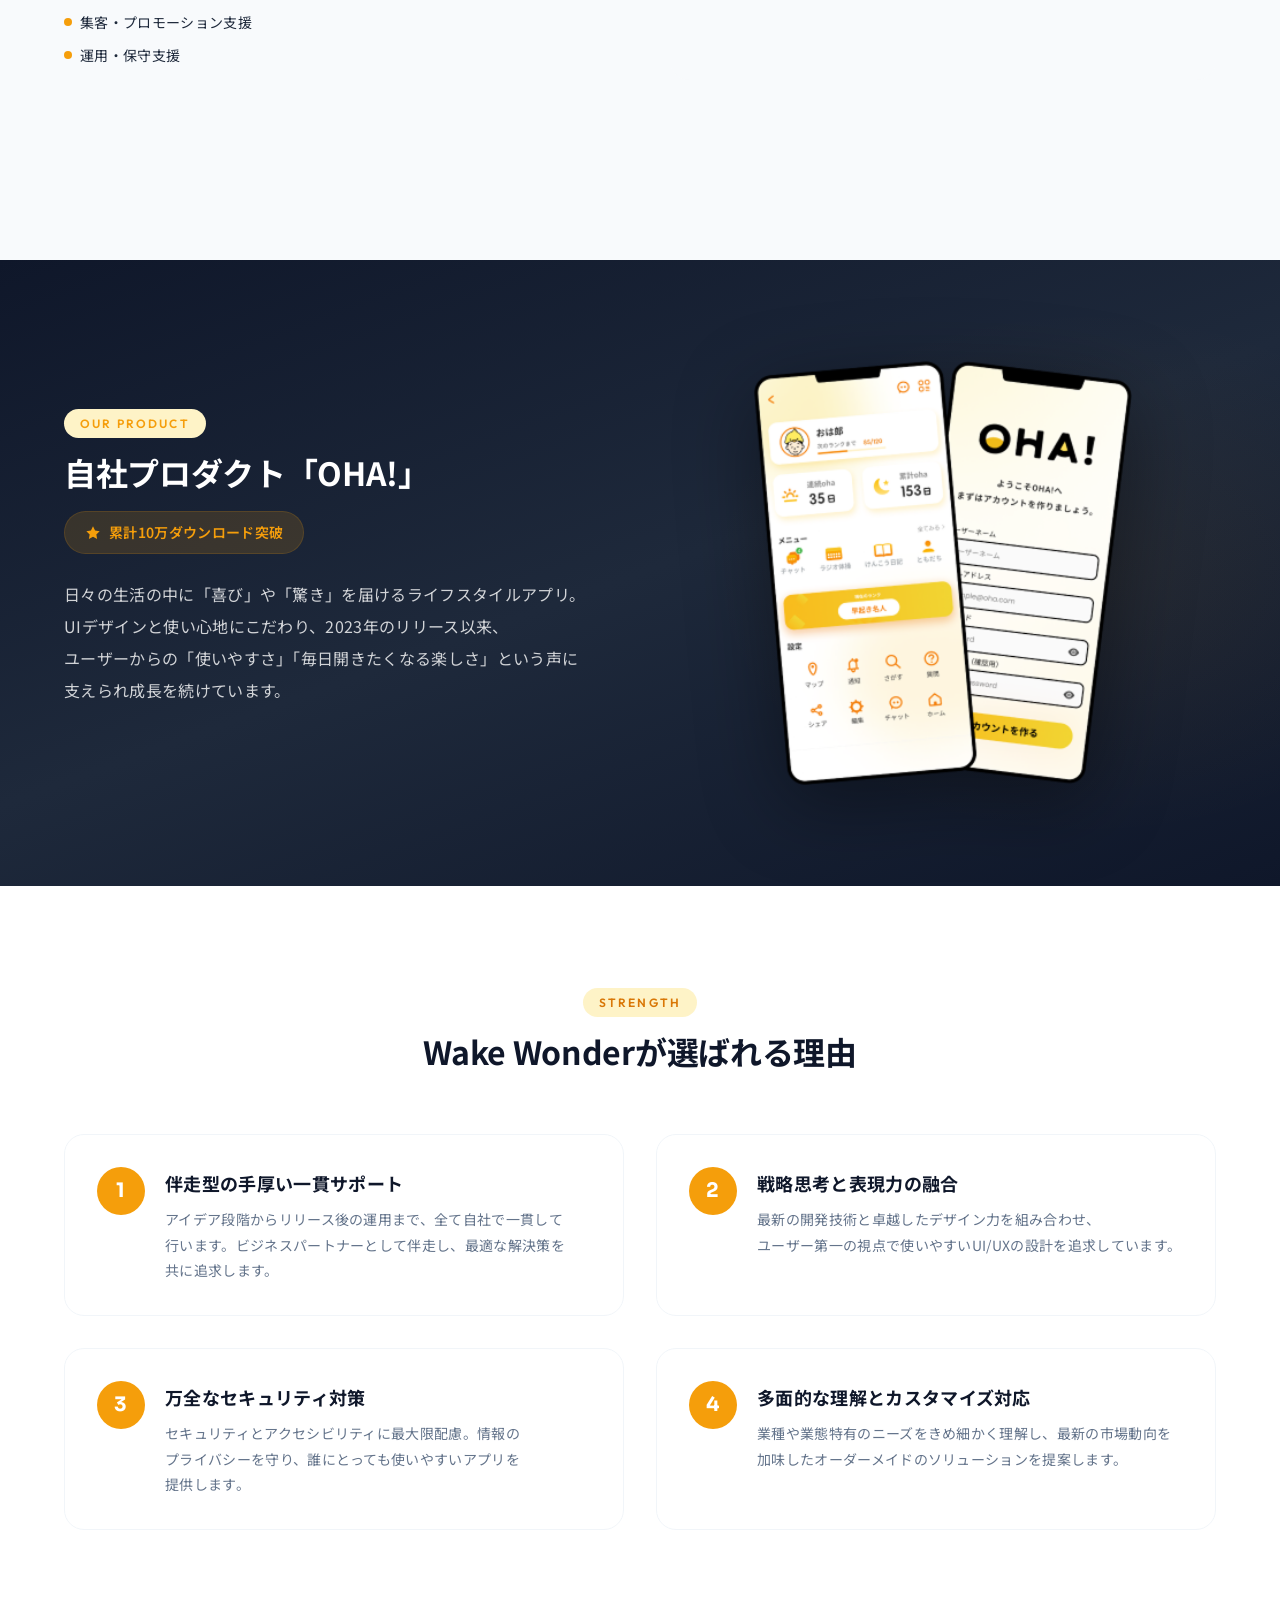
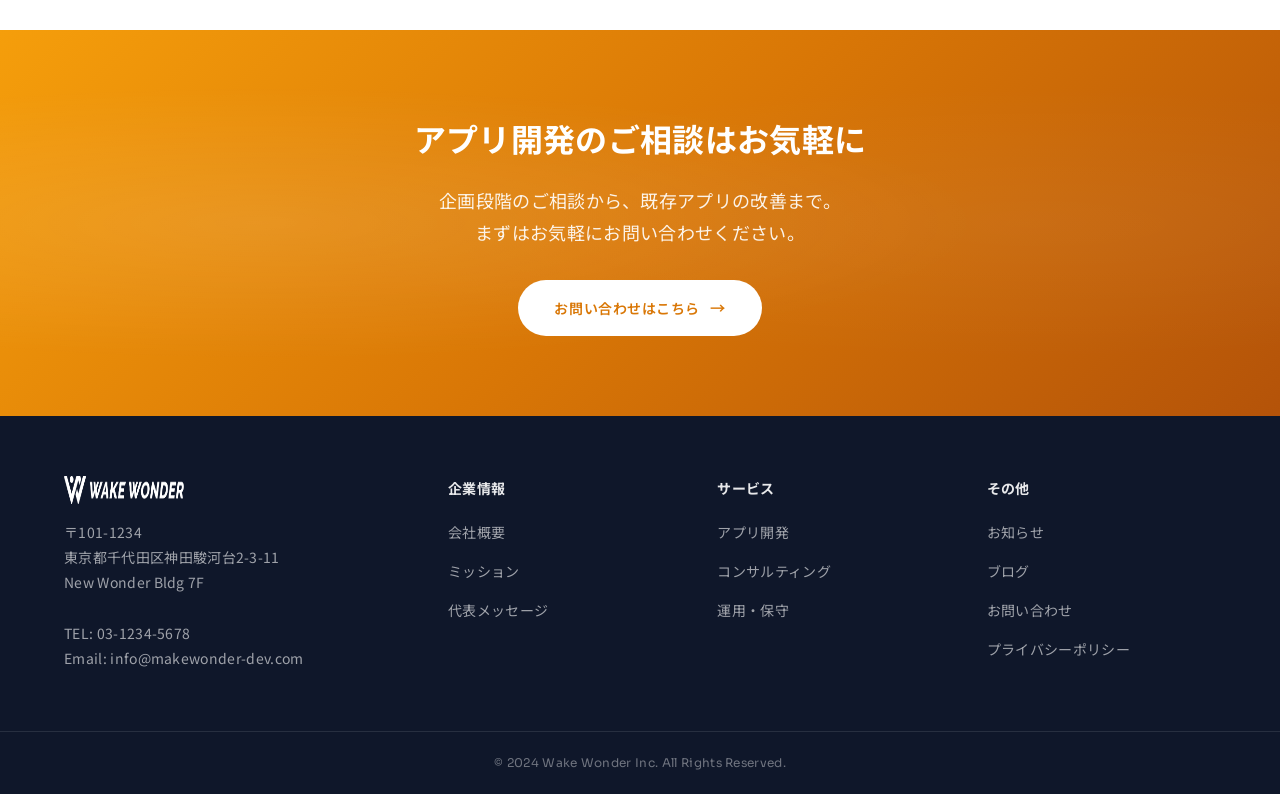
<file: service.html>
<!DOCTYPE html>
<html lang="ja">
<head>
  <meta charset="UTF-8">
  <meta name="viewport" content="width=device-width, initial-scale=1.0">
  <title>サービス | 株式会社Wake Wonder</title>
  <meta name="description" content="株式会社Wake Wonderのサービス。モバイルアプリ開発、コンサルティング、運用・保守サポートを提供します。">
  <link rel="preconnect" href="https://fonts.googleapis.com">
  <link rel="preconnect" href="https://fonts.gstatic.com" crossorigin>
  <link href="https://fonts.googleapis.com/css2?family=Outfit:wght@400;600;700&family=Sora:wght@400;600;700&family=Noto+Sans+JP:wght@400;500;700&display=swap" rel="stylesheet">
  <link rel="stylesheet" href="css/style.css">
  <link rel="icon" href="images/favicon.svg" type="image/svg+xml">
  <meta property="og:title" content="サービス | 株式会社Wake Wonder">
  <meta property="og:description" content="モバイルアプリ開発、コンサルティング、運用・保守サポートを提供します。">
  <meta property="og:type" content="website">
  <meta property="og:image" content="images/og-image.png">
  <meta name="twitter:card" content="summary_large_image">
</head>
<body>
  <div class="loading" id="loading"><div class="loading-spinner"></div></div>
  <a href="#main-content" class="skip-link">メインコンテンツへスキップ</a>
  <!-- Header -->
  <header class="header" id="header">
    <div class="header-inner">
      <a href="index.html" class="header-logo">
        <img src="images/logo.png" alt="Wake Wonder" width="120" height="32">
      </a>
      <nav class="header-nav" aria-label="メインナビゲーション">
        <ul class="header-nav__list">
          <li><a href="about.html" class="header-nav__link">企業情報</a></li>
          <li><a href="service.html" class="header-nav__link active">サービス</a></li>
          <li><a href="news.html" class="header-nav__link">お知らせ</a></li>
          <li><a href="blog.html" class="header-nav__link">ブログ</a></li>
        </ul>
        <a href="contact.html" class="header-nav__contact">お問い合わせ</a>
      </nav>
      <button class="hamburger" id="hamburger" aria-label="メニューを開く" aria-expanded="false">
        <span></span><span></span><span></span>
      </button>
    </div>
  </header>

  <div class="mobile-overlay" id="mobileOverlay"></div>
  <nav class="mobile-nav" id="mobileNav" role="navigation" aria-label="モバイルナビゲーション">
    <ul class="mobile-nav__list">
      <li><a href="index.html" class="mobile-nav__link">ホーム</a></li>
      <li><a href="about.html" class="mobile-nav__link">企業情報</a></li>
      <li><a href="service.html" class="mobile-nav__link">サービス</a></li>
      <li><a href="news.html" class="mobile-nav__link">お知らせ</a></li>
      <li><a href="blog.html" class="mobile-nav__link">ブログ</a></li>
    </ul>
    <a href="contact.html" class="mobile-nav__contact">お問い合わせ</a>
  </nav>

  <main id="main-content">
    <!-- Page Header -->
    <section class="page-header">
      <span class="page-header__label">Service</span>
      <h1 class="page-header__title">サービス</h1>
    </section>

    <!-- Breadcrumb -->
    <nav class="breadcrumb">
      <div class="container">
        <ol class="breadcrumb__list">
          <li><a href="index.html">ホーム</a></li>
          <li>サービス</li>
        </ol>
      </div>
    </nav>

    <!-- Service Detail #1 -->
    <section class="section">
      <div class="container">
        <div class="section-header fade-in">
          <span class="section-label">App Development</span>
          <h2 class="section-title">モバイルアプリケーション開発</h2>
        </div>
        <div class="service-detail fade-in">
          <div class="service-detail__content">
            <p class="service-detail__text">ユーザー目線に立った、直感的で使い心地の良いモバイルアプリケーションを企画、設計、開発します。企画から設計、メンテナンス、機能拡張、集客施策まで、伴走型のサポートで一気通貫して対応できることが強みの一つです。</p>
            <ul class="service-list">
              <li>モバイルアプリの企画・設計</li>
              <li>既存アプリのリニューアル・改善</li>
              <li>UI/UXデザイン</li>
              <li>最新テクノロジー導入支援（AI、IoT、など）</li>
            </ul>
          </div>
          <div class="service-detail__image">
            <svg viewBox="0 0 24 24" width="80" height="80" fill="none" stroke="var(--color-accent)" stroke-width="1.5" stroke-linecap="round" stroke-linejoin="round"><rect x="5" y="2" width="14" height="20" rx="2"/><line x1="12" y1="18" x2="12" y2="18.01"/></svg>
          </div>
        </div>
      </div>
    </section>

    <!-- Service Detail #2 -->
    <section class="section section--bg-light">
      <div class="container">
        <div class="section-header fade-in">
          <span class="section-label">Consulting</span>
          <h2 class="section-title">アプリケーションコンサル・ソリューション</h2>
        </div>
        <div class="service-detail fade-in">
          <div class="service-detail__image">
            <svg viewBox="0 0 24 24" width="80" height="80" fill="none" stroke="var(--color-accent)" stroke-width="1.5" stroke-linecap="round" stroke-linejoin="round"><path d="M21 21H4.6c-.56 0-.84 0-1.05-.11a1 1 0 0 1-.44-.44C3 20.24 3 19.96 3 19.4V3"/><path d="m7 14 4-4 4 4 6-6"/></svg>
          </div>
          <div class="service-detail__content">
            <p class="service-detail__text">既存のアプリケーション現状の調査、各種アプリケーションの品質改善、集客・プロモーションのサポートのほか、BtoBでの業務効率化アプリの企画支援、ユーザー体験の最適化など、課題解決に向けた最適なソリューションを提案しています。</p>
            <ul class="service-list">
              <li>アプリケーション戦略コンサルティング</li>
              <li>品質改善・パフォーマンス最適化</li>
              <li>集客・プロモーション支援</li>
              <li>運用・保守支援</li>
            </ul>
          </div>
        </div>
      </div>
    </section>

    <!-- Product: OHA! -->
    <section class="section product">
      <div class="container">
        <div class="product-inner fade-in">
          <div class="product-content">
            <span class="section-label">Our Product</span>
            <h2 class="section-title section-title--white">自社プロダクト「OHA!」</h2>
            <div class="product-badge"><svg width="16" height="16" viewBox="0 0 24 24" fill="currentColor"><polygon points="12 2 15.09 8.26 22 9.27 17 14.14 18.18 21.02 12 17.77 5.82 21.02 7 14.14 2 9.27 8.91 8.26"/></svg> 累計10万ダウンロード突破</div>
            <p class="product-description">日々の生活の中に「喜び」や「驚き」を届けるライフスタイルアプリ。UIデザインと使い心地にこだわり、2023年のリリース以来、ユーザーからの「使いやすさ」「毎日開きたくなる楽しさ」という声に支えられ成長を続けています。</p>
          </div>
          <div class="product-visual">
            <img src="images/oha-app-screens.png" alt="OHA! アプリスクリーン" width="380" height="400" loading="lazy">
          </div>
        </div>
      </div>
    </section>

    <!-- Strength -->
    <section class="section">
      <div class="container">
        <div class="section-header fade-in">
          <span class="section-label">Strength</span>
          <h2 class="section-title">Wake Wonderが選ばれる理由</h2>
        </div>
        <div class="strength-list fade-in">
          <div class="strength-item">
            <div class="strength-item__number">1</div>
            <div>
              <h3 class="strength-item__title">伴走型の手厚い一貫サポート</h3>
              <p class="strength-item__text">アイデア段階からリリース後の運用まで、全て自社で一貫して行います。ビジネスパートナーとして伴走し、最適な解決策を共に追求します。</p>
            </div>
          </div>
          <div class="strength-item">
            <div class="strength-item__number">2</div>
            <div>
              <h3 class="strength-item__title">戦略思考と表現力の融合</h3>
              <p class="strength-item__text">最新の開発技術と卓越したデザイン力を組み合わせ、ユーザー第一の視点で使いやすいUI/UXの設計を追求しています。</p>
            </div>
          </div>
          <div class="strength-item">
            <div class="strength-item__number">3</div>
            <div>
              <h3 class="strength-item__title">万全なセキュリティ対策</h3>
              <p class="strength-item__text">セキュリティとアクセシビリティに最大限配慮。情報のプライバシーを守り、誰にとっても使いやすいアプリを提供します。</p>
            </div>
          </div>
          <div class="strength-item">
            <div class="strength-item__number">4</div>
            <div>
              <h3 class="strength-item__title">多面的な理解とカスタマイズ対応</h3>
              <p class="strength-item__text">業種や業態特有のニーズをきめ細かく理解し、最新の市場動向を加味したオーダーメイドのソリューションを提案します。</p>
            </div>
          </div>
        </div>
      </div>
    </section>

    <!-- CTA -->
    <section class="cta">
      <div class="container fade-in">
        <h2 class="cta__title">アプリ開発のご相談はお気軽に</h2>
        <p class="cta__text">企画段階のご相談から、既存アプリの改善まで。<br>まずはお気軽にお問い合わせください。</p>
        <a href="contact.html" class="btn btn-arrow">お問い合わせはこちら</a>
      </div>
    </section>
  </main>

  <!-- Footer -->
  <footer class="footer" aria-label="フッターナビゲーション">
    <div class="footer-inner">
      <div class="footer-brand">
        <div class="footer-brand__logo"><img src="images/logo.png" alt="Wake Wonder" width="120" height="32"></div>
        <p class="footer-brand__address">〒101-1234<br>東京都千代田区神田駿河台2-3-11<br>New Wonder Bldg 7F<br><br>TEL: 03-1234-5678<br>Email: info@makewonder-dev.com</p>
      </div>
      <div class="footer-nav">
        <h3 class="footer-nav__title">企業情報</h3>
        <ul class="footer-nav__list">
          <li><a href="about.html" class="footer-nav__link">会社概要</a></li>
          <li><a href="about.html#mission" class="footer-nav__link">ミッション</a></li>
          <li><a href="about.html#message" class="footer-nav__link">代表メッセージ</a></li>
        </ul>
      </div>
      <div class="footer-nav">
        <h3 class="footer-nav__title">サービス</h3>
        <ul class="footer-nav__list">
          <li><a href="service.html" class="footer-nav__link">アプリ開発</a></li>
          <li><a href="service.html" class="footer-nav__link">コンサルティング</a></li>
          <li><a href="service.html" class="footer-nav__link">運用・保守</a></li>
        </ul>
      </div>
      <div class="footer-nav">
        <h3 class="footer-nav__title">その他</h3>
        <ul class="footer-nav__list">
          <li><a href="news.html" class="footer-nav__link">お知らせ</a></li>
          <li><a href="blog.html" class="footer-nav__link">ブログ</a></li>
          <li><a href="contact.html" class="footer-nav__link">お問い合わせ</a></li>
          <li><a href="privacy.html" class="footer-nav__link">プライバシーポリシー</a></li>
        </ul>
      </div>
    </div>
    <div class="footer-bottom">
      <p class="footer-bottom__text">&copy; 2024 Wake Wonder Inc. All Rights Reserved.</p>
    </div>
  </footer>
  <script src="js/main.js"></script>
  <button class="page-top" id="pageTop" aria-label="ページトップへ戻る">
    <svg width="20" height="20" viewBox="0 0 24 24" fill="none" stroke="currentColor" stroke-width="2.5" stroke-linecap="round" stroke-linejoin="round"><path d="m18 15-6-6-6 6"/></svg>
  </button>
</body>
</html>
</file>
<file: css/style.css>
/* ============================================
   Wake Wonder Corporate Site - Global Styles
   ============================================ */

/* --- CSS Variables --- */
:root {
  --color-primary: #0f172a;
  --color-primary-light: #1e293b;
  --color-accent: #f59e0b;
  --color-accent-light: #fef3c7;
  --color-accent-dark: #d97706;
  --color-accent-glow: rgba(245, 158, 11, 0.15);
  --color-accent-alpha: rgba(245, 158, 11, 0.15);
  --color-accent-mid: #fbbf24;
  --color-accent-deep: #b45309;
  --color-error: #e74c3c;
  --color-text: #1e293b;
  --color-text-light: #64748b;
  --color-text-white: #ffffff;
  --color-bg: #ffffff;
  --color-bg-light: #f8fafc;
  --color-bg-warm: #fffbeb;
  --color-bg-dark: #0f172a;
  --color-border: #e2e8f0;
  --color-border-light: #f1f5f9;
  --font-family: "Noto Sans JP", "Hiragino Kaku Gothic ProN", "Hiragino Sans", Meiryo, sans-serif;
  --font-family-en: "Sora", "Helvetica Neue", sans-serif;
  --font-family-display: "Outfit", var(--font-family-en);
  --font-size-xs: 0.75rem;
  --font-size-sm: 0.875rem;
  --font-size-base: 1rem;
  --font-size-md: 1.125rem;
  --font-size-lg: 1.25rem;
  --font-size-xl: 1.5rem;
  --font-size-2xl: 2rem;
  --font-size-3xl: 2.5rem;
  --font-size-4xl: 3rem;
  --max-width: 1200px;
  --header-height: 80px;
  --section-padding: 100px;
  --border-radius: 12px;
  --border-radius-lg: 20px;
  --transition: 0.35s cubic-bezier(0.4, 0, 0.2, 1);
  --transition-bounce: 0.5s cubic-bezier(0.34, 1.56, 0.64, 1);
  --shadow-sm: 0 1px 3px rgba(15, 23, 42, 0.04), 0 1px 2px rgba(15, 23, 42, 0.06);
  --shadow-md: 0 4px 6px rgba(15, 23, 42, 0.04), 0 10px 15px rgba(15, 23, 42, 0.08);
  --shadow-lg: 0 10px 25px rgba(15, 23, 42, 0.06), 0 20px 48px rgba(15, 23, 42, 0.1);
  --shadow-glow: 0 0 0 1px var(--color-accent-glow), 0 4px 24px var(--color-accent-glow);
}

/* --- Reset & Base --- */
*,
*::before,
*::after {
  margin: 0;
  padding: 0;
  box-sizing: border-box;
}

html {
  scroll-behavior: smooth;
  font-size: 16px;
}

body {
  font-family: var(--font-family);
  color: var(--color-text);
  background-color: var(--color-bg);
  line-height: 1.8;
  -webkit-font-smoothing: antialiased;
  -moz-osx-font-smoothing: grayscale;
  overflow-x: hidden;
  letter-spacing: 0.02em;
  overflow-wrap: break-word;
  word-break: auto-phrase;
}

img {
  max-width: 100%;
  height: auto;
  display: block;
}

a {
  color: inherit;
  text-decoration: none;
  transition: var(--transition);
}

ul, ol {
  list-style: none;
}

button {
  border: none;
  background: none;
  cursor: pointer;
  font-family: inherit;
}

/* --- Skip Link --- */
.skip-link {
  position: absolute;
  top: -100%;
  left: 16px;
  background: var(--color-accent);
  color: #fff;
  padding: 12px 24px;
  border-radius: 0 0 8px 8px;
  z-index: 9999;
  font-weight: 600;
  transition: top 0.3s ease;
}
.skip-link:focus {
  top: 0;
}

/* --- Focus Visible --- */
*:focus-visible {
  outline: 3px solid var(--color-accent);
  outline-offset: 2px;
}

/* --- Utility --- */
.container {
  width: 100%;
  max-width: var(--max-width);
  margin: 0 auto;
  padding: 0 24px;
}

.section {
  padding: var(--section-padding) 0;
}

.section--bg-light {
  background-color: var(--color-bg-light);
}

.section-header {
  text-align: center;
  margin-bottom: 60px;
}

.section-label {
  display: inline-block;
  font-family: var(--font-family-display);
  font-size: var(--font-size-xs);
  font-weight: 600;
  color: var(--color-accent-dark);
  letter-spacing: 0.18em;
  text-transform: uppercase;
  margin-bottom: 12px;
  background: var(--color-accent-light);
  padding: 4px 16px;
  border-radius: 50px;
}

.section-title {
  font-size: var(--font-size-2xl);
  font-weight: 700;
  color: var(--color-primary);
  line-height: 1.4;
  letter-spacing: -0.01em;
}

.section-title--white {
  color: var(--color-text-white);
}

.pc-only { display: inline; }
.sp-only { display: none; }

.btn {
  display: inline-flex;
  align-items: center;
  justify-content: center;
  gap: 10px;
  padding: 14px 36px;
  font-size: var(--font-size-sm);
  font-weight: 600;
  border-radius: 50px;
  transition: var(--transition);
  letter-spacing: 0.04em;
  position: relative;
  overflow: hidden;
}

.btn-primary {
  background: linear-gradient(135deg, var(--color-accent) 0%, var(--color-accent-dark) 100%);
  color: var(--color-text-white);
  box-shadow: 0 2px 12px rgba(245, 158, 11, 0.25);
}

.btn-primary:hover {
  transform: translateY(-2px);
  box-shadow: 0 6px 24px rgba(245, 158, 11, 0.35);
  filter: brightness(1.05);
}

.btn-outline {
  background-color: transparent;
  color: var(--color-primary);
  border: 1.5px solid var(--color-border);
}

.btn-outline:hover {
  background-color: var(--color-primary);
  color: var(--color-text-white);
  border-color: var(--color-primary);
  transform: translateY(-2px);
  box-shadow: var(--shadow-md);
}

.btn-outline--white {
  color: var(--color-text-white);
  border-color: rgba(255, 255, 255, 0.4);
}

.btn-outline--white:hover {
  background-color: var(--color-text-white);
  color: var(--color-primary);
  border-color: var(--color-text-white);
}

.btn-arrow::after {
  content: "\2192";
  font-size: 1.1em;
  transition: transform var(--transition);
}

.btn-arrow:hover::after {
  transform: translateX(5px);
}

/* --- Loading Overlay --- */
.loading {
  position: fixed;
  top: 0;
  left: 0;
  width: 100%;
  height: 100%;
  background: var(--color-bg);
  display: flex;
  align-items: center;
  justify-content: center;
  z-index: 10000;
  transition: opacity 0.5s ease, visibility 0.5s ease;
}
.loading.hidden {
  opacity: 0;
  visibility: hidden;
}
.loading-spinner {
  width: 40px;
  height: 40px;
  border: 3px solid var(--color-border-light);
  border-top-color: var(--color-accent);
  border-radius: 50%;
  animation: spin 0.7s linear infinite;
}
@keyframes spin {
  to { transform: rotate(360deg); }
}

/* --- Page Top Button --- */
.page-top {
  position: fixed;
  bottom: 32px;
  right: 32px;
  width: 48px;
  height: 48px;
  background: var(--color-primary);
  color: var(--color-text-white);
  border-radius: 14px;
  display: flex;
  align-items: center;
  justify-content: center;
  font-size: 20px;
  z-index: 900;
  opacity: 0;
  visibility: hidden;
  transition: var(--transition);
  box-shadow: var(--shadow-lg);
  cursor: pointer;
  border: none;
  transform: translateY(16px);
}
.page-top.visible {
  opacity: 1;
  visibility: visible;
  transform: translateY(0);
}
.page-top:hover {
  background: var(--color-accent);
  transform: translateY(-4px);
  box-shadow: 0 8px 24px rgba(245, 158, 11, 0.3);
}

/* --- Header --- */
.header {
  position: fixed;
  top: 0;
  left: 0;
  width: 100%;
  height: var(--header-height);
  background-color: rgba(255, 255, 255, 0.85);
  backdrop-filter: blur(20px) saturate(180%);
  -webkit-backdrop-filter: blur(20px) saturate(180%);
  z-index: 1000;
  border-bottom: 1px solid rgba(226, 232, 240, 0.6);
  transition: var(--transition);
}

.header-inner {
  display: flex;
  align-items: center;
  justify-content: space-between;
  height: 100%;
  max-width: var(--max-width);
  margin: 0 auto;
  padding: 0 24px;
}

.header-logo img {
  height: 32px;
  width: auto;
}

.header-nav {
  display: flex;
  align-items: center;
  gap: 32px;
}

.header-nav__list {
  display: flex;
  gap: 28px;
}

.header-nav__link {
  font-size: var(--font-size-sm);
  font-weight: 500;
  color: var(--color-text);
  position: relative;
  padding: 4px 0;
}

.header-nav__link::after {
  content: "";
  position: absolute;
  bottom: 0;
  left: 0;
  width: 0;
  height: 2px;
  background-color: var(--color-accent);
  transition: width var(--transition);
}

.header-nav__link:hover::after,
.header-nav__link.active::after {
  width: 100%;
}

.header-nav__contact {
  padding: 10px 24px;
  font-size: var(--font-size-sm);
  background: linear-gradient(135deg, var(--color-primary) 0%, var(--color-primary-light) 100%);
  color: var(--color-text-white);
  border-radius: 50px;
  font-weight: 600;
  box-shadow: 0 2px 8px rgba(15, 23, 42, 0.15);
}

.header-nav__contact:hover {
  box-shadow: 0 4px 16px rgba(15, 23, 42, 0.25);
  transform: translateY(-1px);
}

/* --- Hamburger (SP) --- */
.hamburger {
  display: none;
  flex-direction: column;
  gap: 6px;
  width: 28px;
  cursor: pointer;
  z-index: 1001;
}

.hamburger span {
  display: block;
  width: 100%;
  height: 2px;
  background-color: var(--color-primary);
  transition: var(--transition);
}

.hamburger.active span:nth-child(1) {
  transform: rotate(45deg) translate(6px, 6px);
}

.hamburger.active span:nth-child(2) {
  opacity: 0;
}

.hamburger.active span:nth-child(3) {
  transform: rotate(-45deg) translate(6px, -6px);
}

/* --- Mobile Nav --- */
.mobile-nav {
  display: none;
  position: fixed;
  top: 0;
  right: -100%;
  width: 80%;
  max-width: 400px;
  height: 100vh;
  background-color: var(--color-bg);
  z-index: 999;
  padding: 100px 32px 40px;
  transition: right 0.4s ease;
  box-shadow: var(--shadow-lg);
}

.mobile-nav.open {
  right: 0;
}

.mobile-nav__list {
  display: flex;
  flex-direction: column;
  gap: 4px;
}

.mobile-nav__link {
  display: block;
  padding: 16px 0;
  font-size: var(--font-size-md);
  font-weight: 500;
  border-bottom: 1px solid var(--color-border-light);
}

.mobile-nav__contact {
  display: block;
  text-align: center;
  margin-top: 32px;
  padding: 16px;
  background-color: var(--color-accent);
  color: var(--color-text-white);
  border-radius: 50px;
  font-weight: 600;
  font-size: var(--font-size-md);
}

.mobile-overlay {
  display: none;
  position: fixed;
  top: 0;
  left: 0;
  width: 100%;
  height: 100%;
  background-color: rgba(0, 0, 0, 0.5);
  z-index: 998;
  opacity: 0;
  transition: opacity 0.3s ease;
}

.mobile-overlay.active {
  opacity: 1;
}

/* --- Hero --- */
.hero {
  position: relative;
  min-height: 100vh;
  display: flex;
  align-items: center;
  padding-top: var(--header-height);
  background: linear-gradient(160deg, #0f172a 0%, #1e293b 40%, #0f172a 100%);
  overflow: hidden;
}

.hero::before {
  content: "";
  position: absolute;
  top: -30%;
  right: -15%;
  width: 70%;
  height: 160%;
  background: radial-gradient(ellipse, rgba(245, 158, 11, 0.1) 0%, rgba(245, 158, 11, 0.03) 40%, transparent 70%);
  pointer-events: none;
}

.hero::after {
  content: "";
  position: absolute;
  bottom: -20%;
  left: -15%;
  width: 60%;
  height: 140%;
  background: radial-gradient(ellipse, rgba(59, 130, 246, 0.06) 0%, transparent 60%);
  pointer-events: none;
  animation: float-glow 10s ease-in-out infinite alternate;
}
@keyframes float-glow {
  0% { transform: translate(0, 0) scale(1); opacity: 0.6; }
  100% { transform: translate(40px, -30px) scale(1.15); opacity: 1; }
}

.hero-pattern {
  position: absolute;
  inset: 0;
  background-image:
    radial-gradient(rgba(255, 255, 255, 0.03) 1px, transparent 1px);
  background-size: 32px 32px;
  pointer-events: none;
  mask-image: radial-gradient(ellipse 80% 60% at 50% 50%, black 40%, transparent 100%);
  -webkit-mask-image: radial-gradient(ellipse 80% 60% at 50% 50%, black 40%, transparent 100%);
}

.hero-inner {
  display: flex;
  align-items: center;
  justify-content: space-between;
  gap: 60px;
  width: 100%;
  max-width: var(--max-width);
  margin: 0 auto;
  padding: 0 24px;
}

.hero-content {
  flex: 1;
  max-width: 560px;
}

.hero-catchcopy {
  font-size: clamp(1.75rem, 4vw, 2.75rem);
  font-weight: 700;
  color: var(--color-text-white);
  line-height: 1.5;
  margin-bottom: 24px;
  letter-spacing: -0.02em;
}

.hero-catchcopy .accent {
  color: var(--color-accent);
  background: linear-gradient(135deg, var(--color-accent), var(--color-accent-mid));
  -webkit-background-clip: text;
  -webkit-text-fill-color: transparent;
  background-clip: text;
}

.hero-description {
  font-size: var(--font-size-md);
  color: rgba(255, 255, 255, 0.75);
  line-height: 1.8;
  margin-bottom: 40px;
}

.hero-buttons {
  display: flex;
  gap: 16px;
  flex-wrap: wrap;
}

.hero-visual {
  flex: 1;
  max-width: 480px;
  display: flex;
  justify-content: center;
  align-items: center;
}

.hero-visual img {
  width: 100%;
  max-width: 400px;
  filter: drop-shadow(0 20px 60px rgba(0, 0, 0, 0.4)) drop-shadow(0 0 80px rgba(245, 158, 11, 0.08));
  animation: float 6s ease-in-out infinite;
}
@keyframes float {
  0%, 100% { transform: translateY(0) rotate(0deg); }
  50% { transform: translateY(-14px) rotate(0.5deg); }
}

/* --- About (Top) --- */
.about-top {
  background-color: var(--color-bg-light);
}

.about-top__inner {
  display: flex;
  align-items: center;
  gap: 60px;
}

.about-top__image {
  flex: 1;
  border-radius: var(--border-radius-lg);
  overflow: hidden;
}

.about-top__image img {
  width: 100%;
  border-radius: var(--border-radius-lg);
}

.about-top__content {
  flex: 1;
}

.about-top__text {
  font-size: var(--font-size-base);
  color: var(--color-text-light);
  margin-bottom: 32px;
  line-height: 2;
}

/* --- Numbers / Counter Section --- */
.numbers {
  background-color: var(--color-bg);
  padding: 72px 0;
  position: relative;
}
.numbers::before {
  content: "";
  position: absolute;
  inset: 0;
  background: linear-gradient(180deg, var(--color-bg-light) 0%, var(--color-bg) 100%);
  pointer-events: none;
}
.numbers .container {
  position: relative;
}
.numbers-grid {
  display: grid;
  grid-template-columns: repeat(4, 1fr);
  gap: 32px;
  text-align: center;
}
.numbers-item {
  position: relative;
  padding: 24px 16px;
}
.numbers-item::after {
  content: "";
  position: absolute;
  right: 0;
  top: 20%;
  height: 60%;
  width: 1px;
  background: var(--color-border);
}
.numbers-item:last-child::after {
  display: none;
}
.numbers-item__value {
  font-family: var(--font-family-display);
  font-size: var(--font-size-4xl);
  font-weight: 700;
  color: var(--color-accent);
  line-height: 1.2;
  letter-spacing: -0.02em;
}
.numbers-item__value .unit {
  font-size: var(--font-size-lg);
  margin-left: 4px;
}
.numbers-item__label {
  font-size: var(--font-size-sm);
  color: var(--color-text-light);
  margin-top: 8px;
}

/* --- Service (Top) --- */
.service-cards {
  display: grid;
  grid-template-columns: repeat(3, 1fr);
  gap: 32px;
}

.service-card {
  background-color: var(--color-bg);
  border: 1px solid var(--color-border-light);
  border-radius: var(--border-radius-lg);
  padding: 44px 32px;
  text-align: center;
  transition: var(--transition);
  position: relative;
}

.service-card::before {
  content: "";
  position: absolute;
  top: 0;
  left: 0;
  right: 0;
  height: 3px;
  background: linear-gradient(90deg, var(--color-accent), var(--color-accent-dark));
  border-radius: var(--border-radius-lg) var(--border-radius-lg) 0 0;
  opacity: 0;
  transition: opacity var(--transition);
}

.service-card:hover {
  transform: translateY(-6px);
  box-shadow: var(--shadow-lg);
  border-color: transparent;
}

.service-card:hover::before {
  opacity: 1;
}

.service-card__icon {
  width: 64px;
  height: 64px;
  margin: 0 auto 24px;
  background: linear-gradient(135deg, var(--color-accent-light) 0%, var(--color-bg-warm) 100%);
  border-radius: 16px;
  display: flex;
  align-items: center;
  justify-content: center;
  font-size: 28px;
  transition: var(--transition);
}

.service-card:hover .service-card__icon {
  transform: scale(1.08);
}

.service-card__icon svg {
  width: 32px;
  height: 32px;
  stroke: var(--color-accent-dark);
  fill: none;
  stroke-width: 1.5;
  stroke-linecap: round;
  stroke-linejoin: round;
}

.service-card__title {
  font-size: var(--font-size-lg);
  font-weight: 700;
  color: var(--color-primary);
  margin-bottom: 12px;
}

.service-card__text {
  font-size: var(--font-size-sm);
  color: var(--color-text-light);
  line-height: 1.8;
}

/* --- Product (OHAI) --- */
.product {
  background: linear-gradient(160deg, #0f172a 0%, #1e293b 50%, #0f172a 100%);
  color: var(--color-text-white);
  position: relative;
  overflow: hidden;
}

.product::before {
  content: "";
  position: absolute;
  top: 0;
  right: 0;
  width: 50%;
  height: 100%;
  background: radial-gradient(ellipse at 70% 50%, rgba(245, 158, 11, 0.06) 0%, transparent 60%);
  pointer-events: none;
}

.product-inner {
  display: flex;
  align-items: center;
  gap: 60px;
}

.product-content {
  flex: 1;
}

.product-content .section-label {
  color: var(--color-accent);
}

.product-description {
  font-size: var(--font-size-base);
  color: rgba(255, 255, 255, 0.8);
  line-height: 2;
  margin-bottom: 32px;
}

.product-badge {
  display: inline-flex;
  align-items: center;
  gap: 8px;
  background-color: var(--color-accent-alpha);
  border: 1px solid var(--color-accent-glow);
  color: var(--color-accent);
  padding: 8px 20px;
  border-radius: 50px;
  font-size: var(--font-size-sm);
  font-weight: 600;
  margin-top: 16px;
  margin-bottom: 24px;
}

.product-visual {
  flex: 1;
  display: flex;
  justify-content: center;
}

.product-visual img {
  max-width: 380px;
  width: 100%;
  filter: drop-shadow(0 20px 40px rgba(0, 0, 0, 0.4));
}

/* --- Strength --- */
.strength-list {
  display: grid;
  grid-template-columns: repeat(2, 1fr);
  gap: 32px;
}

.strength-item {
  display: flex;
  gap: 20px;
  padding: 32px;
  background-color: var(--color-bg);
  border-radius: var(--border-radius-lg);
  border: 1px solid var(--color-border-light);
  transition: var(--transition);
}

.strength-item:hover {
  box-shadow: var(--shadow-md);
  border-color: var(--color-accent-light);
  transform: translateY(-2px);
}

.strength-item__number {
  flex-shrink: 0;
  width: 48px;
  height: 48px;
  background-color: var(--color-accent);
  color: var(--color-text-white);
  border-radius: 50%;
  display: flex;
  align-items: center;
  justify-content: center;
  font-family: var(--font-family-en);
  font-size: var(--font-size-lg);
  font-weight: 700;
}

.strength-item__title {
  font-size: var(--font-size-md);
  font-weight: 700;
  color: var(--color-primary);
  margin-bottom: 8px;
}

.strength-item__text {
  font-size: var(--font-size-sm);
  color: var(--color-text-light);
  line-height: 1.8;
}

/* --- News (Top) --- */
.news-list {
  border-top: 1px solid var(--color-border);
}

.news-item {
  display: flex;
  align-items: flex-start;
  gap: 24px;
  padding: 24px 16px;
  border-bottom: 1px solid var(--color-border);
  transition: var(--transition);
  border-radius: var(--border-radius);
  margin: 0 -16px;
}

.news-item:hover {
  background-color: var(--color-bg-light);
  border-color: transparent;
}

.news-item__date {
  flex-shrink: 0;
  font-family: var(--font-family-en);
  font-size: var(--font-size-sm);
  color: var(--color-text-light);
  min-width: 100px;
}

.news-item__tag {
  flex-shrink: 0;
  font-size: var(--font-size-xs);
  font-weight: 600;
  color: var(--color-text-white);
  background-color: var(--color-primary);
  padding: 2px 12px;
  border-radius: 50px;
}

.news-item__title {
  font-size: var(--font-size-base);
  font-weight: 500;
  flex: 1;
}

.news-item__title:hover {
  color: var(--color-accent);
}

/* --- Blog (Top) --- */
.blog-grid {
  display: grid;
  grid-template-columns: repeat(3, 1fr);
  gap: 32px;
}

.blog-card {
  border-radius: var(--border-radius-lg);
  overflow: hidden;
  background-color: var(--color-bg);
  border: 1px solid var(--color-border-light);
  transition: var(--transition);
}

.blog-card:hover {
  transform: translateY(-4px);
  box-shadow: var(--shadow-lg);
  border-color: transparent;
}

.blog-card__thumb {
  width: 100%;
  height: 200px;
  background-color: var(--color-bg-light);
  display: flex;
  align-items: center;
  justify-content: center;
  overflow: hidden;
  transition: var(--transition);
}

.blog-card:hover .blog-card__thumb {
  background-color: var(--color-accent-light);
}

.blog-card__thumb img {
  width: 100%;
  height: 100%;
  object-fit: cover;
}

.blog-card__thumb-placeholder {
  width: 100%;
  height: 100%;
  background: linear-gradient(135deg, var(--color-accent-light) 0%, var(--color-bg-warm) 50%, #fff5e6 100%);
  display: flex;
  align-items: center;
  justify-content: center;
  font-size: 48px;
  color: var(--color-accent);
  transition: var(--transition);
}

.blog-card:hover .blog-card__thumb-placeholder svg {
  transform: scale(1.1);
  transition: var(--transition);
}

.blog-card__thumb-placeholder svg {
  width: 48px;
  height: 48px;
  stroke: var(--color-accent);
  fill: none;
  stroke-width: 1.5;
}

.blog-card__body {
  padding: 24px;
}

.blog-card__date {
  font-family: var(--font-family-en);
  font-size: var(--font-size-xs);
  color: var(--color-text-light);
  margin-bottom: 8px;
}

.blog-card__title {
  font-size: var(--font-size-base);
  font-weight: 600;
  color: var(--color-primary);
  line-height: 1.6;
  display: -webkit-box;
  -webkit-line-clamp: 2;
  -webkit-box-orient: vertical;
  overflow: hidden;
}

/* --- Testimonials / Case Studies --- */
.testimonials {
  background-color: var(--color-bg-light);
}
.testimonial-grid {
  display: grid;
  grid-template-columns: repeat(3, 1fr);
  gap: 32px;
}
.testimonial-card {
  background: var(--color-bg);
  border-radius: var(--border-radius-lg);
  padding: 36px;
  border: 1px solid var(--color-border-light);
  position: relative;
  transition: var(--transition);
}

.testimonial-card:hover {
  box-shadow: var(--shadow-md);
  transform: translateY(-2px);
}
.testimonial-card__quote {
  font-size: var(--font-size-base);
  color: var(--color-text);
  line-height: 1.8;
  margin-bottom: 24px;
  position: relative;
  padding-left: 24px;
}
.testimonial-card__quote::before {
  content: "\201C";
  position: absolute;
  left: 0;
  top: -4px;
  font-size: 2rem;
  color: var(--color-accent);
  font-family: serif;
  line-height: 1;
}
.testimonial-card__author {
  display: flex;
  align-items: center;
  gap: 12px;
}
.testimonial-card__avatar {
  width: 40px;
  height: 40px;
  border-radius: 50%;
  background: var(--color-accent-light);
  display: flex;
  align-items: center;
  justify-content: center;
  font-size: var(--font-size-sm);
  font-weight: 700;
  color: var(--color-accent-dark);
}
.testimonial-card__name {
  font-size: var(--font-size-sm);
  font-weight: 600;
  color: var(--color-primary);
}
.testimonial-card__company {
  font-size: var(--font-size-xs);
  color: var(--color-text-light);
}

/* --- CTA --- */
.cta {
  background: linear-gradient(135deg, var(--color-accent) 0%, var(--color-accent-dark) 50%, var(--color-accent-deep) 100%);
  text-align: center;
  padding: 80px 24px;
  position: relative;
  overflow: hidden;
}

.cta::before {
  content: "";
  position: absolute;
  inset: 0;
  background:
    radial-gradient(ellipse at 20% 50%, rgba(255, 255, 255, 0.1) 0%, transparent 50%),
    radial-gradient(ellipse at 80% 50%, rgba(255, 255, 255, 0.05) 0%, transparent 50%);
  pointer-events: none;
}

.cta__title {
  font-size: var(--font-size-2xl);
  font-weight: 700;
  color: var(--color-text-white);
  margin-bottom: 16px;
}

.cta__text {
  font-size: var(--font-size-md);
  color: rgba(255, 255, 255, 0.9);
  margin-bottom: 32px;
}

.cta .btn {
  background-color: var(--color-text-white);
  color: var(--color-accent-dark);
}

.cta .btn:hover {
  background-color: var(--color-primary);
  color: var(--color-text-white);
}

/* --- Footer --- */
.footer {
  background-color: var(--color-bg-dark);
  color: var(--color-text-white);
  padding: 60px 0 0;
}

.footer-inner {
  display: grid;
  grid-template-columns: 1.5fr 1fr 1fr 1fr;
  gap: 40px;
  max-width: var(--max-width);
  margin: 0 auto;
  padding: 0 24px 60px;
}

.footer-brand__logo img {
  height: 28px;
  filter: brightness(0) invert(1);
  margin-bottom: 16px;
}

.footer-brand__address {
  font-size: var(--font-size-sm);
  color: rgba(255, 255, 255, 0.6);
  line-height: 1.8;
}

.footer-nav__title {
  font-size: var(--font-size-sm);
  font-weight: 700;
  margin-bottom: 16px;
  color: rgba(255, 255, 255, 0.9);
}

.footer-nav__list {
  display: flex;
  flex-direction: column;
  gap: 10px;
}

.footer-nav__link {
  font-size: var(--font-size-sm);
  color: rgba(255, 255, 255, 0.6);
}

.footer-nav__link:hover {
  color: var(--color-accent);
}

.footer-bottom {
  border-top: 1px solid rgba(255, 255, 255, 0.1);
  padding: 20px 24px;
  text-align: center;
}

.footer-bottom__text {
  font-family: var(--font-family-en);
  font-size: var(--font-size-xs);
  color: rgba(255, 255, 255, 0.4);
}

/* --- Page Header --- */
.page-header {
  padding: 160px 0 80px;
  background: linear-gradient(160deg, #0f172a 0%, #1e293b 100%);
  text-align: center;
  position: relative;
  overflow: hidden;
}

.page-header::before {
  content: "";
  position: absolute;
  top: -50%;
  left: 50%;
  transform: translateX(-50%);
  width: 120%;
  height: 200%;
  background: radial-gradient(ellipse, rgba(245, 158, 11, 0.05) 0%, transparent 50%);
  pointer-events: none;
}

.page-header__label {
  font-family: var(--font-family-display);
  font-size: var(--font-size-sm);
  color: var(--color-accent);
  letter-spacing: 0.15em;
  text-transform: uppercase;
  font-weight: 600;
  margin-bottom: 12px;
  display: block;
}

.page-header__title {
  font-size: var(--font-size-3xl);
  font-weight: 700;
  color: var(--color-text-white);
  letter-spacing: -0.01em;
}

/* --- Company Info Table --- */
.company-table {
  width: 100%;
  border-collapse: collapse;
}

.company-table tr {
  border-bottom: 1px solid var(--color-border);
}

.company-table th,
.company-table td {
  padding: 20px 24px;
  text-align: left;
  font-size: var(--font-size-base);
  vertical-align: top;
}

.company-table th {
  width: 200px;
  font-weight: 600;
  color: var(--color-primary);
  background-color: var(--color-bg-light);
}

/* --- Message --- */
.message-section {
  background-color: var(--color-bg-light);
}

.message-inner {
  max-width: 900px;
  margin: 0 auto;
  display: flex;
  gap: 56px;
  align-items: flex-start;
}

.message-photo {
  flex-shrink: 0;
  width: 240px;
}

.message-photo img {
  width: 100%;
  height: 240px;
  object-fit: cover;
  object-position: center top;
  border-radius: 12px;
  display: block;
}

.message-body {
  flex: 1;
}

.message-text {
  font-size: var(--font-size-base);
  line-height: 2.2;
  color: var(--color-text-light);
  margin-bottom: 24px;
}

.message-name {
  text-align: right;
  font-size: var(--font-size-md);
  font-weight: 600;
  color: var(--color-primary);
}

.message-name span {
  font-size: var(--font-size-sm);
  font-weight: 400;
  color: var(--color-text-light);
  display: block;
}

@media (max-width: 768px) {
  .message-inner {
    flex-direction: column;
    gap: 32px;
    align-items: center;
  }

  .message-photo {
    width: 180px;
  }

  .message-photo img {
    height: 180px;
  }
}

/* --- Mission --- */
.mission-list {
  max-width: 800px;
  margin: 0 auto;
  display: flex;
  flex-direction: column;
  gap: 24px;
}

.mission-item {
  display: flex;
  align-items: flex-start;
  gap: 16px;
  padding: 28px;
  background-color: var(--color-bg);
  border-radius: var(--border-radius-lg);
  border-left: 4px solid var(--color-accent);
  box-shadow: var(--shadow-sm);
  transition: var(--transition);
}

.mission-item:hover {
  box-shadow: var(--shadow-md);
  transform: translateX(4px);
}

.mission-item__icon {
  flex-shrink: 0;
  width: 40px;
  height: 40px;
  background-color: var(--color-accent);
  color: white;
  border-radius: 50%;
  display: flex;
  align-items: center;
  justify-content: center;
  font-size: 18px;
}

.mission-item__text {
  font-size: var(--font-size-base);
  line-height: 1.8;
  color: var(--color-text);
}

/* --- Service Detail --- */
.service-detail {
  display: flex;
  align-items: center;
  gap: 60px;
  margin-bottom: 80px;
}

.service-detail:nth-child(even) {
  flex-direction: row-reverse;
}

.service-detail__content {
  flex: 1;
}

.service-detail__title {
  font-size: var(--font-size-xl);
  font-weight: 700;
  color: var(--color-primary);
  margin-bottom: 16px;
}

.service-detail__text {
  font-size: var(--font-size-base);
  color: var(--color-text-light);
  line-height: 2;
  margin-bottom: 24px;
}

.service-detail__image {
  flex: 1;
  border-radius: var(--border-radius-lg);
  overflow: hidden;
  background-color: var(--color-bg-light);
  min-height: 300px;
  display: flex;
  align-items: center;
  justify-content: center;
}

.service-list {
  display: flex;
  flex-direction: column;
  gap: 8px;
}

.service-list li {
  display: flex;
  align-items: center;
  gap: 8px;
  font-size: var(--font-size-sm);
  color: var(--color-text);
}

.service-list li::before {
  content: "";
  width: 8px;
  height: 8px;
  background-color: var(--color-accent);
  border-radius: 50%;
  flex-shrink: 0;
}

/* --- Contact Form --- */
.contact-intro {
  text-align: center;
  color: var(--color-text-light);
  margin-bottom: 48px;
  max-width: 600px;
  margin-left: auto;
  margin-right: auto;
}

.contact-form {
  max-width: 700px;
  margin: 0 auto;
}

.form-group {
  margin-bottom: 24px;
}

.form-label {
  display: block;
  font-size: var(--font-size-sm);
  font-weight: 600;
  color: var(--color-primary);
  margin-bottom: 8px;
}

.form-label .required {
  color: var(--color-error);
  font-size: var(--font-size-xs);
  margin-left: 8px;
}

.form-input,
.form-textarea,
.form-select {
  width: 100%;
  padding: 14px 16px;
  font-size: var(--font-size-base);
  font-family: var(--font-family);
  border: 1px solid var(--color-border);
  border-radius: var(--border-radius);
  transition: var(--transition);
  background-color: var(--color-bg);
}

.form-input:focus,
.form-textarea:focus,
.form-select:focus {
  outline: none;
  border-color: var(--color-accent);
  box-shadow: 0 0 0 3px rgba(245, 166, 35, 0.15);
}

.form-textarea {
  resize: vertical;
  min-height: 160px;
}

.form-group--checkbox {
  margin-top: 32px;
}
.form-checkbox-label {
  display: flex;
  align-items: center;
  gap: 8px;
  font-size: var(--font-size-sm);
  color: var(--color-text);
  cursor: pointer;
}
.form-checkbox-label input[type="checkbox"] {
  width: 18px;
  height: 18px;
  accent-color: var(--color-accent);
  cursor: pointer;
  flex-shrink: 0;
}
.form-checkbox-label a {
  color: var(--color-accent);
  text-decoration: underline;
}
.form-checkbox-label a:hover {
  color: var(--color-accent-dark);
}

.form-submit {
  text-align: center;
  margin-top: 40px;
}

/* --- Breadcrumb --- */
.breadcrumb {
  padding: 16px 0;
  background-color: var(--color-bg-light);
}

.breadcrumb__list {
  display: flex;
  align-items: center;
  gap: 8px;
  font-size: var(--font-size-xs);
  color: var(--color-text-light);
}

.breadcrumb__list li + li::before {
  content: ">";
  margin-right: 8px;
}

.breadcrumb__list a:hover {
  color: var(--color-accent);
}

/* --- Blog List Page --- */
.blog-list-page .blog-grid {
  margin-bottom: 60px;
}

.blog-card__excerpt {
  font-size: var(--font-size-sm);
  color: var(--color-text-light);
  line-height: 1.7;
  margin-top: 8px;
  display: -webkit-box;
  -webkit-line-clamp: 3;
  -webkit-box-orient: vertical;
  overflow: hidden;
}

/* --- News List Page --- */
.news-list-page .news-list {
  max-width: 800px;
  margin: 0 auto;
}

/* --- Page CTA --- */
.page-cta {
  text-align: center;
  margin-top: 40px;
}

/* --- Privacy Content --- */
.privacy-content {
  max-width: 800px;
  margin: 0 auto;
}
.privacy-content > p {
  color: var(--color-text-light);
  line-height: 1.8;
  margin-bottom: 24px;
}
.privacy-content h2 {
  font-size: var(--font-size-lg);
  font-weight: 700;
  color: var(--color-primary);
  margin-bottom: 12px;
  margin-top: 40px;
}
.privacy-content ul {
  padding-left: 24px;
  color: var(--color-text-light);
  line-height: 2;
  margin-bottom: 24px;
}
.privacy-content ul li {
  list-style: disc;
}
.privacy-content .privacy-date {
  margin-top: 40px;
  text-align: right;
  color: var(--color-text-light);
}

/* --- Animations --- */
.fade-in {
  opacity: 0;
  transform: translateY(24px);
  transition: opacity 0.7s cubic-bezier(0.4, 0, 0.2, 1), transform 0.7s cubic-bezier(0.4, 0, 0.2, 1);
}

.fade-in.visible {
  opacity: 1;
  transform: translateY(0);
}

/* Stagger children inside grids */
.fade-in.visible .service-card,
.fade-in.visible .strength-item,
.fade-in.visible .blog-card,
.fade-in.visible .testimonial-card,
.fade-in.visible .numbers-item {
  animation: stagger-up 0.6s cubic-bezier(0.4, 0, 0.2, 1) both;
}

.fade-in.visible > :nth-child(1) { animation-delay: 0s; }
.fade-in.visible > :nth-child(2) { animation-delay: 0.08s; }
.fade-in.visible > :nth-child(3) { animation-delay: 0.16s; }
.fade-in.visible > :nth-child(4) { animation-delay: 0.24s; }

@keyframes stagger-up {
  from {
    opacity: 0;
    transform: translateY(20px);
  }
  to {
    opacity: 1;
    transform: translateY(0);
  }
}

/* ============================================
   Reduced Motion
   ============================================ */
@media (prefers-reduced-motion: reduce) {
  *, *::before, *::after {
    animation-duration: 0.01ms !important;
    animation-iteration-count: 1 !important;
    transition-duration: 0.01ms !important;
    scroll-behavior: auto !important;
  }
  .fade-in { opacity: 1; transform: none; }
  .hero-visual img { animation: none; }
}

/* ============================================
   Responsive
   ============================================ */
@media (max-width: 1024px) {
  .service-cards {
    grid-template-columns: repeat(2, 1fr);
  }

  .blog-grid {
    grid-template-columns: repeat(2, 1fr);
  }

  .footer-inner {
    grid-template-columns: repeat(2, 1fr);
  }

  .strength-list {
    grid-template-columns: 1fr;
  }

  .numbers-grid { grid-template-columns: repeat(2, 1fr); }
  .testimonial-grid { grid-template-columns: 1fr; }
}

@media (max-width: 768px) {
  :root {
    --section-padding: 60px;
    --header-height: 64px;
  }

  .header-nav {
    display: none;
  }

  .hamburger {
    display: flex;
  }

  .mobile-nav {
    display: block;
  }

  /* Hero */
  .hero {
    min-height: auto;
    padding: calc(var(--header-height) + 60px) 0 60px;
  }

  .hero-inner {
    flex-direction: column;
    text-align: center;
  }

  .hero-content {
    max-width: 100%;
  }

  .hero-buttons {
    justify-content: center;
  }

  .hero-visual {
    max-width: 300px;
  }

  /* About */
  .about-top__inner {
    flex-direction: column;
  }

  /* Service */
  .service-cards {
    grid-template-columns: 1fr;
  }

  .service-detail,
  .service-detail:nth-child(even) {
    flex-direction: column;
    gap: 32px;
  }

  .service-detail__image {
    display: none;
  }

  /* Product */
  .product-inner {
    flex-direction: column;
    text-align: center;
  }

  .product-visual {
    max-width: 280px;
  }

  /* Blog */
  .blog-grid {
    grid-template-columns: 1fr;
  }

  /* News */
  .news-item {
    flex-direction: column;
    gap: 8px;
  }

  .news-item__date {
    min-width: auto;
  }

  /* Footer */
  .footer-inner {
    grid-template-columns: 1fr;
    gap: 32px;
  }

  /* Page header */
  .page-header {
    padding: 120px 0 60px;
  }

  .page-header__title {
    font-size: var(--font-size-2xl);
  }

  /* Company table */
  .company-table th,
  .company-table td {
    display: block;
    width: 100%;
    padding: 12px 16px;
  }

  .company-table th {
    padding-bottom: 4px;
  }

  /* Section title */
  .section-title {
    font-size: var(--font-size-xl);
  }

  .cta__title {
    font-size: var(--font-size-xl);
  }

  /* PC/SP visibility */
  .pc-only { display: none; }
  .sp-only { display: inline; }

  /* Numbers */
  .numbers-grid { grid-template-columns: repeat(2, 1fr); gap: 24px; }
  .numbers-item__value { font-size: var(--font-size-2xl); }

  /* Buttons */
  .cta .btn,
  .page-cta .btn,
  .form-submit .btn { width: 100%; }
  .hero-buttons .btn { width: auto; min-width: 160px; }

  /* Footer nav touch target */
  .footer-nav__link { padding: 6px 0; min-height: 44px; display: flex; align-items: center; }

  /* Mobile nav touch target */
  .mobile-nav__link { min-height: 48px; display: flex; align-items: center; }

  /* Page top button */
  .page-top { bottom: 20px; right: 20px; width: 44px; height: 44px; }
}
</file>
